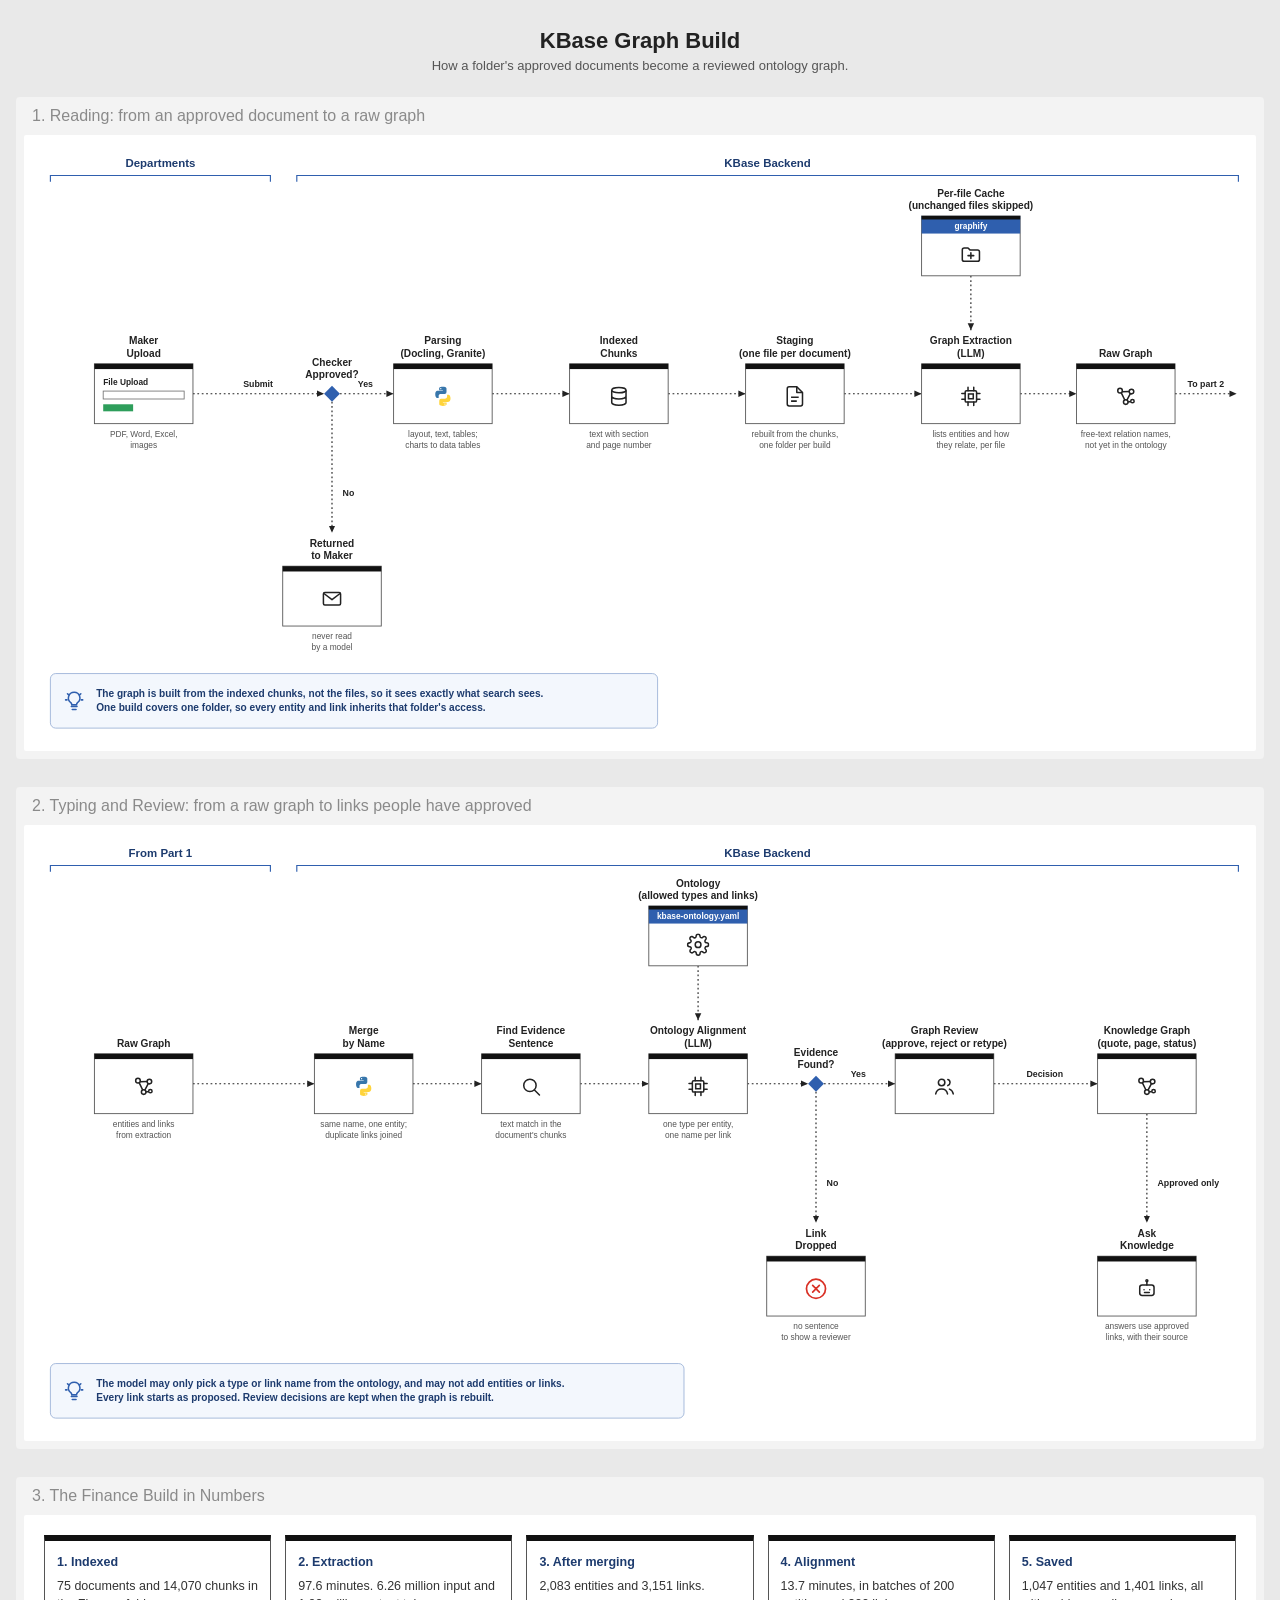
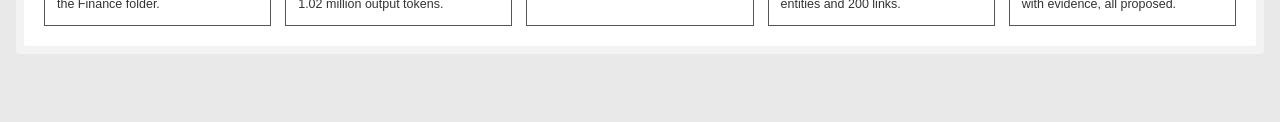
<file: docs/graph-build/graph-build.html>
<!doctype html>
<html lang="en"><head><meta charset="utf-8"><meta name="viewport" content="width=device-width, initial-scale=1">
<title>KBase Graph Build</title>
<style>
  :root { color-scheme: light; }
  body { margin: 0; background: #e9e9e9; font-family: Inter, "Segoe UI", Arial, sans-serif; color: #222; }
  main { max-width: 1400px; margin: 0 auto; padding: 28px 16px 40px; }
  h1 { font-size: 22px; font-weight: 700; margin: 0 0 4px; text-align: center; }
  .sub { text-align: center; color: #555; font-size: 13px; margin: 0 0 24px; }
  figure, section { margin: 0 0 28px; background: #f3f3f3; border-radius: 4px; overflow: hidden; }
  figcaption, h2 { margin: 0; padding: 10px 16px; font-size: 16px; font-weight: 400; color: #8a8a8a; }
  .canvas { background: #fff; margin: 0 8px 8px; border-radius: 2px; overflow-x: auto; }
  svg { display: block; width: 100%; min-width: 980px; height: auto; font-family: Inter, "Segoe UI", Arial, sans-serif; }
  .steps { list-style: none; margin: 0; padding: 20px; display: grid; grid-template-columns: repeat(5, minmax(0, 1fr)); gap: 14px; counter-reset: step; }
  .steps li { counter-increment: step; border: 1px solid #555; border-top: 6px solid #111; padding: 12px; font-size: 12.5px; line-height: 1.45; }
  .steps b { display: block; margin-bottom: 6px; color: #1d3b6e; }
  .steps b::before { content: counter(step) ". "; }
  .steps span { color: #333; }
  @media (max-width: 900px) { .steps { grid-template-columns: 1fr; } }
</style></head><body><main>
<h1>KBase Graph Build</h1>
<p class="sub">How a folder's approved documents become a reviewed ontology graph.</p>
<svg width="0" height="0" style="position:absolute" aria-hidden="true"><defs>
<symbol id="i-py" viewBox="0 0 24 24"><path fill="#3776AB" d="M11.9 2C7.9 2 8.1 3.7 8.1 3.7v1.8H12v.6H6.6S4 5.8 4 9.9s2.3 3.9 2.3 3.9h1.3v-1.9s-.1-2.3 2.2-2.3h3.8s2.2 0 2.2-2.1V3.9S16.1 2 11.9 2zM9.8 3.2a.7.7 0 1 1 0 1.4.7.7 0 0 1 0-1.4z"/><path fill="#FFD43B" d="M12.1 22c4 0 3.8-1.7 3.8-1.7v-1.8H12v-.6h5.4S20 18.2 20 14.1s-2.3-3.9-2.3-3.9h-1.3v1.9s.1 2.3-2.2 2.3h-3.8s-2.2 0-2.2 2.1v3.6S7.9 22 12.1 22zm2.1-1.2a.7.7 0 1 1 0-1.4.7.7 0 0 1 0 1.4z"/></symbol>
<symbol id="i-gear" viewBox="0 0 24 24" fill="none" stroke="#222" stroke-width="1.6" stroke-linecap="round" stroke-linejoin="round"><circle cx="12" cy="12" r="3"/><path d="M19.4 15a1.7 1.7 0 0 0 .3 1.8l.1.1a2 2 0 1 1-2.8 2.8l-.1-.1a1.7 1.7 0 0 0-1.8-.3 1.7 1.7 0 0 0-1 1.5V21a2 2 0 1 1-4 0v-.1a1.7 1.7 0 0 0-1.1-1.5 1.7 1.7 0 0 0-1.8.3l-.1.1a2 2 0 1 1-2.8-2.8l.1-.1a1.7 1.7 0 0 0 .3-1.8 1.7 1.7 0 0 0-1.5-1H3a2 2 0 1 1 0-4h.1a1.7 1.7 0 0 0 1.5-1.1 1.7 1.7 0 0 0-.3-1.8l-.1-.1a2 2 0 1 1 2.8-2.8l.1.1a1.7 1.7 0 0 0 1.8.3H9a1.7 1.7 0 0 0 1-1.5V3a2 2 0 1 1 4 0v.1a1.7 1.7 0 0 0 1 1.5 1.7 1.7 0 0 0 1.8-.3l.1-.1a2 2 0 1 1 2.8 2.8l-.1.1a1.7 1.7 0 0 0-.3 1.8V9a1.7 1.7 0 0 0 1.5 1H21a2 2 0 1 1 0 4h-.1a1.7 1.7 0 0 0-1.5 1z"/></symbol>
<symbol id="i-folder" viewBox="0 0 24 24" fill="none" stroke="#222" stroke-width="1.6" stroke-linecap="round" stroke-linejoin="round"><path d="M3 7a2 2 0 0 1 2-2h4l2 2h8a2 2 0 0 1 2 2v8a2 2 0 0 1-2 2H5a2 2 0 0 1-2-2z"/><path d="M12 10v6M9 13h6"/></symbol>
<symbol id="i-search" viewBox="0 0 24 24" fill="none" stroke="#222" stroke-width="1.6" stroke-linecap="round"><circle cx="11" cy="11" r="6.5"/><path d="m16 16 5 5"/></symbol>
<symbol id="i-file" viewBox="0 0 24 24" fill="none" stroke="#222" stroke-width="1.6" stroke-linejoin="round"><path d="M14 2H6a2 2 0 0 0-2 2v16a2 2 0 0 0 2 2h12a2 2 0 0 0 2-2V8z"/><path d="M14 2v6h6M8 13h8M8 17h6"/></symbol>
<symbol id="i-filecheck" viewBox="0 0 24 24" fill="none" stroke="#222" stroke-width="1.6" stroke-linejoin="round"><path d="M14 2H6a2 2 0 0 0-2 2v16a2 2 0 0 0 2 2h7"/><path d="M14 2v6h6v5"/><circle cx="18" cy="18" r="4" fill="#2e9e5b" stroke="#2e9e5b"/><path d="m16.3 18 1.2 1.2 2.2-2.4" stroke="#fff"/></symbol>
<symbol id="i-shield" viewBox="0 0 24 24" fill="none" stroke="#222" stroke-width="1.6" stroke-linejoin="round"><path d="M12 3 4 6v6c0 5 3.5 8 8 9 4.5-1 8-4 8-9V6z"/></symbol>
<symbol id="i-db" viewBox="0 0 24 24" fill="none" stroke="#222" stroke-width="1.6"><ellipse cx="12" cy="5.5" rx="7.5" ry="2.8"/><path d="M4.5 5.5v13c0 1.5 3.4 2.8 7.5 2.8s7.5-1.3 7.5-2.8v-13M4.5 12c0 1.5 3.4 2.8 7.5 2.8s7.5-1.3 7.5-2.8"/></symbol>
<symbol id="i-graph" viewBox="0 0 24 24" fill="none" stroke="#222" stroke-width="1.6"><circle cx="6" cy="6" r="2.4"/><circle cx="18" cy="7" r="2.4"/><circle cx="12" cy="18" r="2.4"/><circle cx="19" cy="17" r="1.8"/><path d="M8.2 7.1 15.7 6.9M7.2 8.1l3.8 7.7M16.8 9.1 13.2 15.9M14.4 18l2.8-.6"/></symbol>
<symbol id="i-mail" viewBox="0 0 24 24" fill="none" stroke="#222" stroke-width="1.6" stroke-linejoin="round"><rect x="3" y="5.5" width="18" height="13" rx="1.5"/><path d="m3.5 6.5 8.5 6.5 8.5-6.5"/></symbol>
<symbol id="i-user" viewBox="0 0 24 24" fill="none" stroke="#222" stroke-width="1.6" stroke-linecap="round"><circle cx="12" cy="8" r="4"/><path d="M4.5 21c.8-4 3.8-6 7.5-6s6.7 2 7.5 6"/></symbol>
<symbol id="i-users" viewBox="0 0 24 24" fill="none" stroke="#222" stroke-width="1.6" stroke-linecap="round"><circle cx="9" cy="8" r="3.4"/><path d="M2.8 20c.6-3.4 3.1-5.2 6.2-5.2s5.6 1.8 6.2 5.2"/><path d="M15.5 4.9a3.3 3.3 0 0 1 0 6.3M17.2 14.9c2 .6 3.5 2.3 4 5.1"/></symbol>
<symbol id="i-bot" viewBox="0 0 24 24" fill="none" stroke="#222" stroke-width="1.6" stroke-linecap="round"><rect x="4.5" y="8" width="15" height="11" rx="2.5"/><path d="M12 8V4.5M9 13h.01M15 13h.01M9.5 16h5"/><circle cx="12" cy="3.6" r="1"/></symbol>
<symbol id="i-chip" viewBox="0 0 24 24" fill="none" stroke="#222" stroke-width="1.6" stroke-linecap="round"><rect x="6" y="6" width="12" height="12" rx="1.5"/><rect x="9.5" y="9.5" width="5" height="5"/><path d="M9 2.5V6M15 2.5V6M9 18v3.5M15 18v3.5M2.5 9H6M2.5 15H6M18 9h3.5M18 15h3.5"/></symbol>
<symbol id="i-x" viewBox="0 0 24 24"><circle cx="12" cy="12" r="10" fill="none" stroke="#d93025" stroke-width="1.8"/><path d="m8.5 8.5 7 7M15.5 8.5l-7 7" stroke="#d93025" stroke-width="1.8" stroke-linecap="round"/></symbol>
<symbol id="i-bulb" viewBox="0 0 24 24" fill="none" stroke="#2f5fae" stroke-width="1.6" stroke-linecap="round"><path d="M9 18h6M10 21h4M12 3a6 6 0 0 0-3.5 10.9c.7.6 1 1.2 1 2.1h5c0-.9.3-1.5 1-2.1A6 6 0 0 0 12 3z"/><path d="M3 11h1.5M19.5 11H21M5 4.5l1 1M19 4.5l-1 1"/></symbol>
<marker id="arrow" viewBox="0 0 10 10" refX="9" refY="5" markerWidth="7" markerHeight="7" orient="auto-start-reverse"><path d="M0 1 9 5 0 9z" fill="#222"/></marker>
</defs></svg>
<figure><figcaption>1. Reading: from an approved document to a raw graph</figcaption><div class="canvas"><svg viewBox="0 0 1400 700" role="img" aria-label="Reading: an approved document is parsed into chunks, staged as one file, and read by the extraction model into a raw graph" xmlns="http://www.w3.org/2000/svg"><path d="M192 294.0 L341 294.0" fill="none" stroke="#222" stroke-width="1.3" stroke-dasharray="2 3" marker-end="url(#arrow)"/><rect x="244.0" y="276.0" width="44" height="14" fill="#fff"/><text x="266" y="286.0" font-size="10" font-weight="600" fill="#222" text-anchor="middle">Submit</text><path d="M359 294.0 L420 294.0" fill="none" stroke="#222" stroke-width="1.3" stroke-dasharray="2 3" marker-end="url(#arrow)"/><rect x="375.0" y="276.0" width="26" height="14" fill="#fff"/><text x="388" y="286.0" font-size="10" font-weight="600" fill="#222" text-anchor="middle">Yes</text><path d="M350 303.0 L350.0 452" fill="none" stroke="#222" stroke-width="1.3" stroke-dasharray="2 3" marker-end="url(#arrow)"/><rect x="360" y="400" width="20" height="14" fill="#fff"/><text x="362" y="410" font-size="10" font-weight="600" fill="#222" text-anchor="start">No</text><path d="M532 294.0 L620 294.0" fill="none" stroke="#222" stroke-width="1.3" stroke-dasharray="2 3" marker-end="url(#arrow)"/><path d="M732 294.0 L820 294.0" fill="none" stroke="#222" stroke-width="1.3" stroke-dasharray="2 3" marker-end="url(#arrow)"/><path d="M932 294.0 L1020 294.0" fill="none" stroke="#222" stroke-width="1.3" stroke-dasharray="2 3" marker-end="url(#arrow)"/><path d="M1076.0 160 L1076.0 222" fill="none" stroke="#222" stroke-width="1.3" stroke-dasharray="2 3" marker-end="url(#arrow)"/><path d="M1132 294.0 L1196 294.0" fill="none" stroke="#222" stroke-width="1.3" stroke-dasharray="2 3" marker-end="url(#arrow)"/><path d="M1308 294.0 L1378 294.0" fill="none" stroke="#222" stroke-width="1.3" stroke-dasharray="2 3" marker-end="url(#arrow)"/><rect x="1312.0" y="276.0" width="62" height="14" fill="#fff"/><text x="1343" y="286.0" font-size="10" font-weight="600" fill="#222" text-anchor="middle">To part 2</text><text x="155.0" y="36" font-size="13" font-weight="700" fill="#1d3b6e" text-anchor="middle">Departments</text><path d="M30 53V46H280V53" fill="none" stroke="#2f5fae" stroke-width="1.3"/><text x="845.0" y="36" font-size="13" font-weight="700" fill="#1d3b6e" text-anchor="middle">KBase Backend</text><path d="M310 53V46H1380V53" fill="none" stroke="#2f5fae" stroke-width="1.3"/><text x="136.0" y="252" font-size="11.5" font-weight="700" fill="#222" text-anchor="middle">Upload</text><text x="136.0" y="238" font-size="11.5" font-weight="700" fill="#222" text-anchor="middle">Maker</text><rect x="80" y="260" width="112" height="68" fill="#fff" stroke="#555" stroke-width="1"/><rect x="80" y="260" width="112" height="6" fill="#111"/><text x="90" y="284" font-size="9.5" font-weight="700" fill="#222" text-anchor="start">File Upload</text><rect x="90" y="291" width="92" height="9" fill="#fff" stroke="#777"/><rect x="90" y="306" width="34" height="8" fill="#2e9e5b"/><text x="136.0" y="343.0" font-size="9.5" font-weight="400" fill="#555" text-anchor="middle">PDF, Word, Excel,</text><text x="136.0" y="355.5" font-size="9.5" font-weight="400" fill="#555" text-anchor="middle">images</text><path d="M350 285.0L359 294.0L350 303.0L341 294.0Z" fill="#2f5fae"/><text x="350" y="276.0" font-size="11.5" font-weight="700" fill="#222" text-anchor="middle">Approved?</text><text x="350" y="262.0" font-size="11.5" font-weight="700" fill="#222" text-anchor="middle">Checker</text><text x="350.0" y="482" font-size="11.5" font-weight="700" fill="#222" text-anchor="middle">to Maker</text><text x="350.0" y="468" font-size="11.5" font-weight="700" fill="#222" text-anchor="middle">Returned</text><rect x="294" y="490" width="112" height="68" fill="#fff" stroke="#555" stroke-width="1"/><rect x="294" y="490" width="112" height="6" fill="#111"/><use href="#i-mail" x="337.0" y="514.0" width="26" height="26"/><text x="350.0" y="573.0" font-size="9.5" font-weight="400" fill="#555" text-anchor="middle">never read</text><text x="350.0" y="585.5" font-size="9.5" font-weight="400" fill="#555" text-anchor="middle">by a model</text><text x="476.0" y="252" font-size="11.5" font-weight="700" fill="#222" text-anchor="middle">(Docling, Granite)</text><text x="476.0" y="238" font-size="11.5" font-weight="700" fill="#222" text-anchor="middle">Parsing</text><rect x="420" y="260" width="112" height="68" fill="#fff" stroke="#555" stroke-width="1"/><rect x="420" y="260" width="112" height="6" fill="#111"/><use href="#i-py" x="463.0" y="284.0" width="26" height="26"/><text x="476.0" y="343.0" font-size="9.5" font-weight="400" fill="#555" text-anchor="middle">layout, text, tables;</text><text x="476.0" y="355.5" font-size="9.5" font-weight="400" fill="#555" text-anchor="middle">charts to data tables</text><text x="676.0" y="252" font-size="11.5" font-weight="700" fill="#222" text-anchor="middle">Chunks</text><text x="676.0" y="238" font-size="11.5" font-weight="700" fill="#222" text-anchor="middle">Indexed</text><rect x="620" y="260" width="112" height="68" fill="#fff" stroke="#555" stroke-width="1"/><rect x="620" y="260" width="112" height="6" fill="#111"/><use href="#i-db" x="663.0" y="284.0" width="26" height="26"/><text x="676.0" y="343.0" font-size="9.5" font-weight="400" fill="#555" text-anchor="middle">text with section</text><text x="676.0" y="355.5" font-size="9.5" font-weight="400" fill="#555" text-anchor="middle">and page number</text><text x="876.0" y="252" font-size="11.5" font-weight="700" fill="#222" text-anchor="middle">(one file per document)</text><text x="876.0" y="238" font-size="11.5" font-weight="700" fill="#222" text-anchor="middle">Staging</text><rect x="820" y="260" width="112" height="68" fill="#fff" stroke="#555" stroke-width="1"/><rect x="820" y="260" width="112" height="6" fill="#111"/><use href="#i-file" x="863.0" y="284.0" width="26" height="26"/><text x="876.0" y="343.0" font-size="9.5" font-weight="400" fill="#555" text-anchor="middle">rebuilt from the chunks,</text><text x="876.0" y="355.5" font-size="9.5" font-weight="400" fill="#555" text-anchor="middle">one folder per build</text><text x="1076.0" y="84" font-size="11.5" font-weight="700" fill="#222" text-anchor="middle">(unchanged files skipped)</text><text x="1076.0" y="70" font-size="11.5" font-weight="700" fill="#222" text-anchor="middle">Per-file Cache</text><rect x="1020" y="92" width="112" height="68" fill="#fff" stroke="#555" stroke-width="1"/><rect x="1020" y="92" width="112" height="20" fill="#2f5fae"/><rect x="1020" y="92" width="112" height="4" fill="#111"/><text x="1076.0" y="107" font-size="9.5" font-weight="700" fill="#fff" text-anchor="middle">graphify</text><use href="#i-folder" x="1063.0" y="123.0" width="26" height="26"/><text x="1076.0" y="252" font-size="11.5" font-weight="700" fill="#222" text-anchor="middle">(LLM)</text><text x="1076.0" y="238" font-size="11.5" font-weight="700" fill="#222" text-anchor="middle">Graph Extraction</text><rect x="1020" y="260" width="112" height="68" fill="#fff" stroke="#555" stroke-width="1"/><rect x="1020" y="260" width="112" height="6" fill="#111"/><use href="#i-chip" x="1063.0" y="284.0" width="26" height="26"/><text x="1076.0" y="343.0" font-size="9.5" font-weight="400" fill="#555" text-anchor="middle">lists entities and how</text><text x="1076.0" y="355.5" font-size="9.5" font-weight="400" fill="#555" text-anchor="middle">they relate, per file</text><text x="1252.0" y="252" font-size="11.5" font-weight="700" fill="#222" text-anchor="middle">Raw Graph</text><rect x="1196" y="260" width="112" height="68" fill="#fff" stroke="#555" stroke-width="1"/><rect x="1196" y="260" width="112" height="6" fill="#111"/><use href="#i-graph" x="1239.0" y="284.0" width="26" height="26"/><text x="1252.0" y="343.0" font-size="9.5" font-weight="400" fill="#555" text-anchor="middle">free-text relation names,</text><text x="1252.0" y="355.5" font-size="9.5" font-weight="400" fill="#555" text-anchor="middle">not yet in the ontology</text><rect x="30" y="612" width="690" height="62" rx="6" fill="#f3f7fd" stroke="#9db3d8"/><use href="#i-bulb" x="44" y="630.0" width="26" height="26"/><text x="82" y="639.0" font-size="11.5" font-weight="600" fill="#1d3b6e" text-anchor="start">The graph is built from the indexed chunks, not the files, so it sees exactly what search sees.</text><text x="82" y="655.0" font-size="11.5" font-weight="600" fill="#1d3b6e" text-anchor="start">One build covers one folder, so every entity and link inherits that folder&#x27;s access.</text></svg></div></figure>
<figure><figcaption>2. Typing and Review: from a raw graph to links people have approved</figcaption><div class="canvas"><svg viewBox="0 0 1400 700" role="img" aria-label="Typing and review: entities are merged, each link gets an evidence sentence and an ontology name, and reviewers approve links before answers use them" xmlns="http://www.w3.org/2000/svg"><path d="M192 294.0 L330 294.0" fill="none" stroke="#222" stroke-width="1.3" stroke-dasharray="2 3" marker-end="url(#arrow)"/><path d="M442 294.0 L520 294.0" fill="none" stroke="#222" stroke-width="1.3" stroke-dasharray="2 3" marker-end="url(#arrow)"/><path d="M632 294.0 L710 294.0" fill="none" stroke="#222" stroke-width="1.3" stroke-dasharray="2 3" marker-end="url(#arrow)"/><path d="M766.0 160 L766.0 222" fill="none" stroke="#222" stroke-width="1.3" stroke-dasharray="2 3" marker-end="url(#arrow)"/><path d="M822 294.0 L891 294.0" fill="none" stroke="#222" stroke-width="1.3" stroke-dasharray="2 3" marker-end="url(#arrow)"/><path d="M909 294.0 L990 294.0" fill="none" stroke="#222" stroke-width="1.3" stroke-dasharray="2 3" marker-end="url(#arrow)"/><rect x="935.0" y="276.0" width="26" height="14" fill="#fff"/><text x="948" y="286.0" font-size="10" font-weight="600" fill="#222" text-anchor="middle">Yes</text><path d="M900 303.0 L900.0 452" fill="none" stroke="#222" stroke-width="1.3" stroke-dasharray="2 3" marker-end="url(#arrow)"/><rect x="910" y="400" width="20" height="14" fill="#fff"/><text x="912" y="410" font-size="10" font-weight="600" fill="#222" text-anchor="start">No</text><path d="M1102 294.0 L1220 294.0" fill="none" stroke="#222" stroke-width="1.3" stroke-dasharray="2 3" marker-end="url(#arrow)"/><rect x="1132.0" y="276.0" width="56" height="14" fill="#fff"/><text x="1160" y="286.0" font-size="10" font-weight="600" fill="#222" text-anchor="middle">Decision</text><path d="M1276.0 328 L1276.0 452" fill="none" stroke="#222" stroke-width="1.3" stroke-dasharray="2 3" marker-end="url(#arrow)"/><rect x="1286.0" y="400" width="86" height="14" fill="#fff"/><text x="1288.0" y="410" font-size="10" font-weight="600" fill="#222" text-anchor="start">Approved only</text><text x="155.0" y="36" font-size="13" font-weight="700" fill="#1d3b6e" text-anchor="middle">From Part 1</text><path d="M30 53V46H280V53" fill="none" stroke="#2f5fae" stroke-width="1.3"/><text x="845.0" y="36" font-size="13" font-weight="700" fill="#1d3b6e" text-anchor="middle">KBase Backend</text><path d="M310 53V46H1380V53" fill="none" stroke="#2f5fae" stroke-width="1.3"/><text x="136.0" y="252" font-size="11.5" font-weight="700" fill="#222" text-anchor="middle">Raw Graph</text><rect x="80" y="260" width="112" height="68" fill="#fff" stroke="#555" stroke-width="1"/><rect x="80" y="260" width="112" height="6" fill="#111"/><use href="#i-graph" x="123.0" y="284.0" width="26" height="26"/><text x="136.0" y="343.0" font-size="9.5" font-weight="400" fill="#555" text-anchor="middle">entities and links</text><text x="136.0" y="355.5" font-size="9.5" font-weight="400" fill="#555" text-anchor="middle">from extraction</text><text x="386.0" y="252" font-size="11.5" font-weight="700" fill="#222" text-anchor="middle">by Name</text><text x="386.0" y="238" font-size="11.5" font-weight="700" fill="#222" text-anchor="middle">Merge</text><rect x="330" y="260" width="112" height="68" fill="#fff" stroke="#555" stroke-width="1"/><rect x="330" y="260" width="112" height="6" fill="#111"/><use href="#i-py" x="373.0" y="284.0" width="26" height="26"/><text x="386.0" y="343.0" font-size="9.5" font-weight="400" fill="#555" text-anchor="middle">same name, one entity;</text><text x="386.0" y="355.5" font-size="9.5" font-weight="400" fill="#555" text-anchor="middle">duplicate links joined</text><text x="576.0" y="252" font-size="11.5" font-weight="700" fill="#222" text-anchor="middle">Sentence</text><text x="576.0" y="238" font-size="11.5" font-weight="700" fill="#222" text-anchor="middle">Find Evidence</text><rect x="520" y="260" width="112" height="68" fill="#fff" stroke="#555" stroke-width="1"/><rect x="520" y="260" width="112" height="6" fill="#111"/><use href="#i-search" x="563.0" y="284.0" width="26" height="26"/><text x="576.0" y="343.0" font-size="9.5" font-weight="400" fill="#555" text-anchor="middle">text match in the</text><text x="576.0" y="355.5" font-size="9.5" font-weight="400" fill="#555" text-anchor="middle">document&#x27;s chunks</text><text x="766.0" y="84" font-size="11.5" font-weight="700" fill="#222" text-anchor="middle">(allowed types and links)</text><text x="766.0" y="70" font-size="11.5" font-weight="700" fill="#222" text-anchor="middle">Ontology</text><rect x="710" y="92" width="112" height="68" fill="#fff" stroke="#555" stroke-width="1"/><rect x="710" y="92" width="112" height="20" fill="#2f5fae"/><rect x="710" y="92" width="112" height="4" fill="#111"/><text x="766.0" y="107" font-size="9.5" font-weight="700" fill="#fff" text-anchor="middle">kbase-ontology.yaml</text><use href="#i-gear" x="753.0" y="123.0" width="26" height="26"/><text x="766.0" y="252" font-size="11.5" font-weight="700" fill="#222" text-anchor="middle">(LLM)</text><text x="766.0" y="238" font-size="11.5" font-weight="700" fill="#222" text-anchor="middle">Ontology Alignment</text><rect x="710" y="260" width="112" height="68" fill="#fff" stroke="#555" stroke-width="1"/><rect x="710" y="260" width="112" height="6" fill="#111"/><use href="#i-chip" x="753.0" y="284.0" width="26" height="26"/><text x="766.0" y="343.0" font-size="9.5" font-weight="400" fill="#555" text-anchor="middle">one type per entity,</text><text x="766.0" y="355.5" font-size="9.5" font-weight="400" fill="#555" text-anchor="middle">one name per link</text><path d="M900 285.0L909 294.0L900 303.0L891 294.0Z" fill="#2f5fae"/><text x="900" y="276.0" font-size="11.5" font-weight="700" fill="#222" text-anchor="middle">Found?</text><text x="900" y="262.0" font-size="11.5" font-weight="700" fill="#222" text-anchor="middle">Evidence</text><text x="900.0" y="482" font-size="11.5" font-weight="700" fill="#222" text-anchor="middle">Dropped</text><text x="900.0" y="468" font-size="11.5" font-weight="700" fill="#222" text-anchor="middle">Link</text><rect x="844" y="490" width="112" height="68" fill="#fff" stroke="#555" stroke-width="1"/><rect x="844" y="490" width="112" height="6" fill="#111"/><use href="#i-x" x="887.0" y="514.0" width="26" height="26"/><text x="900.0" y="573.0" font-size="9.5" font-weight="400" fill="#555" text-anchor="middle">no sentence</text><text x="900.0" y="585.5" font-size="9.5" font-weight="400" fill="#555" text-anchor="middle">to show a reviewer</text><text x="1046.0" y="252" font-size="11.5" font-weight="700" fill="#222" text-anchor="middle">(approve, reject or retype)</text><text x="1046.0" y="238" font-size="11.5" font-weight="700" fill="#222" text-anchor="middle">Graph Review</text><rect x="990" y="260" width="112" height="68" fill="#fff" stroke="#555" stroke-width="1"/><rect x="990" y="260" width="112" height="6" fill="#111"/><use href="#i-users" x="1033.0" y="284.0" width="26" height="26"/><text x="1276.0" y="252" font-size="11.5" font-weight="700" fill="#222" text-anchor="middle">(quote, page, status)</text><text x="1276.0" y="238" font-size="11.5" font-weight="700" fill="#222" text-anchor="middle">Knowledge Graph</text><rect x="1220" y="260" width="112" height="68" fill="#fff" stroke="#555" stroke-width="1"/><rect x="1220" y="260" width="112" height="6" fill="#111"/><use href="#i-graph" x="1263.0" y="284.0" width="26" height="26"/><text x="1276.0" y="482" font-size="11.5" font-weight="700" fill="#222" text-anchor="middle">Knowledge</text><text x="1276.0" y="468" font-size="11.5" font-weight="700" fill="#222" text-anchor="middle">Ask</text><rect x="1220" y="490" width="112" height="68" fill="#fff" stroke="#555" stroke-width="1"/><rect x="1220" y="490" width="112" height="6" fill="#111"/><use href="#i-bot" x="1263.0" y="514.0" width="26" height="26"/><text x="1276.0" y="573.0" font-size="9.5" font-weight="400" fill="#555" text-anchor="middle">answers use approved</text><text x="1276.0" y="585.5" font-size="9.5" font-weight="400" fill="#555" text-anchor="middle">links, with their source</text><rect x="30" y="612" width="720" height="62" rx="6" fill="#f3f7fd" stroke="#9db3d8"/><use href="#i-bulb" x="44" y="630.0" width="26" height="26"/><text x="82" y="639.0" font-size="11.5" font-weight="600" fill="#1d3b6e" text-anchor="start">The model may only pick a type or link name from the ontology, and may not add entities or links.</text><text x="82" y="655.0" font-size="11.5" font-weight="600" fill="#1d3b6e" text-anchor="start">Every link starts as proposed. Review decisions are kept when the graph is rebuilt.</text></svg></div></figure>
<section><h2>3. The Finance Build in Numbers</h2><div class="canvas"><ol class="steps"><li><b>Indexed</b><span>75 documents and 14,070 chunks in the Finance folder.</span></li><li><b>Extraction</b><span>97.6 minutes. 6.26 million input and 1.02 million output tokens.</span></li><li><b>After merging</b><span>2,083 entities and 3,151 links.</span></li><li><b>Alignment</b><span>13.7 minutes, in batches of 200 entities and 200 links.</span></li><li><b>Saved</b><span>1,047 entities and 1,401 links, all with evidence, all proposed.</span></li></ol></div></section>
</main></body></html>
</file>
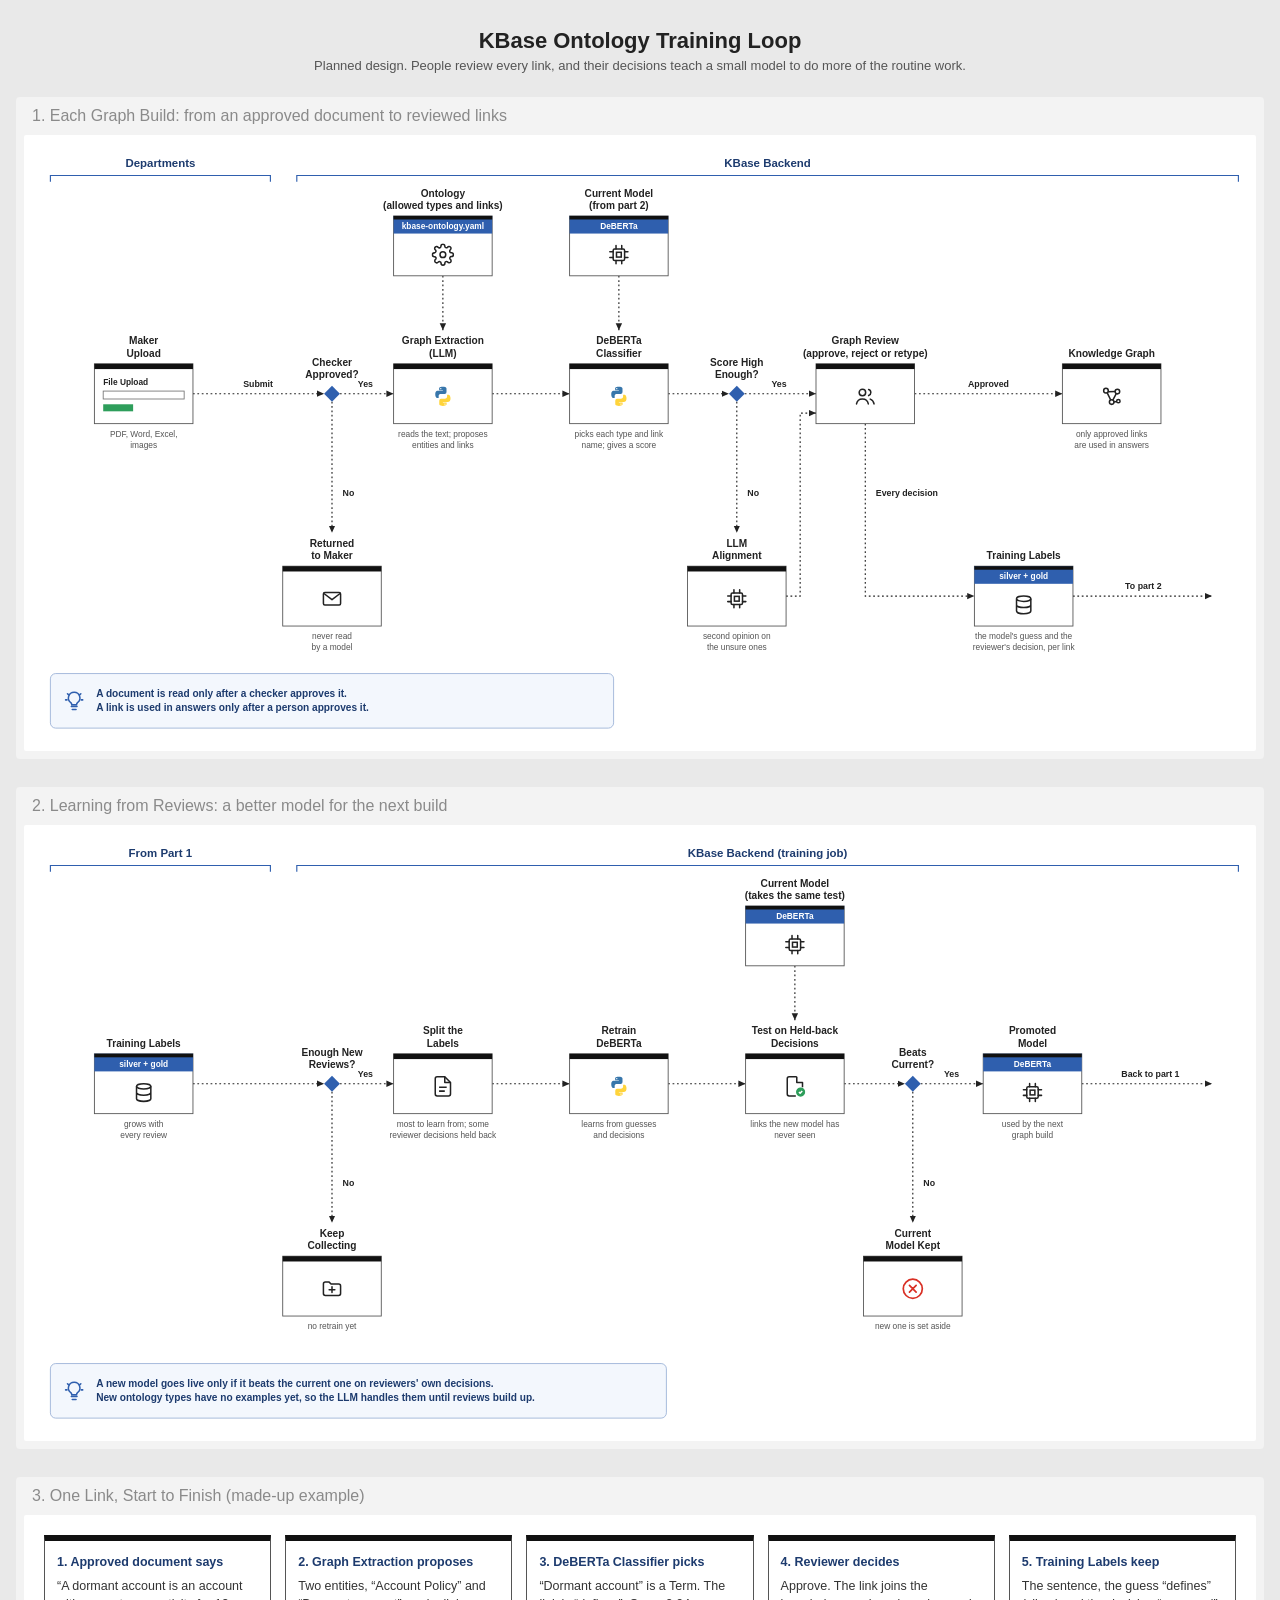
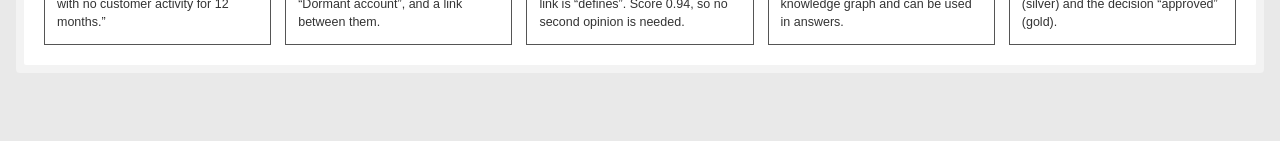
<file: docs/ontology-training-loop/ontology-training-loop.html>
<!doctype html>
<html lang="en"><head><meta charset="utf-8"><meta name="viewport" content="width=device-width, initial-scale=1">
<title>KBase Ontology Training Loop</title>
<style>
  :root { color-scheme: light; }
  body { margin: 0; background: #e9e9e9; font-family: Inter, "Segoe UI", Arial, sans-serif; color: #222; }
  main { max-width: 1400px; margin: 0 auto; padding: 28px 16px 40px; }
  h1 { font-size: 22px; font-weight: 700; margin: 0 0 4px; text-align: center; }
  .sub { text-align: center; color: #555; font-size: 13px; margin: 0 0 24px; }
  figure, section { margin: 0 0 28px; background: #f3f3f3; border-radius: 4px; overflow: hidden; }
  figcaption, h2 { margin: 0; padding: 10px 16px; font-size: 16px; font-weight: 400; color: #8a8a8a; }
  .canvas { background: #fff; margin: 0 8px 8px; border-radius: 2px; overflow-x: auto; }
  svg { display: block; width: 100%; min-width: 980px; height: auto; font-family: Inter, "Segoe UI", Arial, sans-serif; }
  .steps { list-style: none; margin: 0; padding: 20px; display: grid; grid-template-columns: repeat(5, minmax(0, 1fr)); gap: 14px; counter-reset: step; }
  .steps li { counter-increment: step; border: 1px solid #555; border-top: 6px solid #111; padding: 12px; font-size: 12.5px; line-height: 1.45; }
  .steps b { display: block; margin-bottom: 6px; color: #1d3b6e; }
  .steps b::before { content: counter(step) ". "; }
  .steps span { color: #333; }
  dl { margin: 0; padding: 20px; display: grid; grid-template-columns: repeat(3, minmax(0, 1fr)); gap: 14px 28px; font-size: 12.5px; line-height: 1.45; }
  dt { font-weight: 700; color: #1d3b6e; }
  dd { margin: 2px 0 0; color: #333; }
  @media (max-width: 900px) { .steps, dl { grid-template-columns: 1fr; } }
</style></head><body><main>
<h1>KBase Ontology Training Loop</h1>
<p class="sub">Planned design. People review every link, and their decisions teach a small model to do more of the routine work.</p>
<svg width="0" height="0" style="position:absolute" aria-hidden="true"><defs>
<symbol id="i-py" viewBox="0 0 24 24"><path fill="#3776AB" d="M11.9 2C7.9 2 8.1 3.7 8.1 3.7v1.8H12v.6H6.6S4 5.8 4 9.9s2.3 3.9 2.3 3.9h1.3v-1.9s-.1-2.3 2.2-2.3h3.8s2.2 0 2.2-2.1V3.9S16.1 2 11.9 2zM9.8 3.2a.7.7 0 1 1 0 1.4.7.7 0 0 1 0-1.4z"/><path fill="#FFD43B" d="M12.1 22c4 0 3.8-1.7 3.8-1.7v-1.8H12v-.6h5.4S20 18.2 20 14.1s-2.3-3.9-2.3-3.9h-1.3v1.9s.1 2.3-2.2 2.3h-3.8s-2.2 0-2.2 2.1v3.6S7.9 22 12.1 22zm2.1-1.2a.7.7 0 1 1 0-1.4.7.7 0 0 1 0 1.4z"/></symbol>
<symbol id="i-gear" viewBox="0 0 24 24" fill="none" stroke="#222" stroke-width="1.6" stroke-linecap="round" stroke-linejoin="round"><circle cx="12" cy="12" r="3"/><path d="M19.4 15a1.7 1.7 0 0 0 .3 1.8l.1.1a2 2 0 1 1-2.8 2.8l-.1-.1a1.7 1.7 0 0 0-1.8-.3 1.7 1.7 0 0 0-1 1.5V21a2 2 0 1 1-4 0v-.1a1.7 1.7 0 0 0-1.1-1.5 1.7 1.7 0 0 0-1.8.3l-.1.1a2 2 0 1 1-2.8-2.8l.1-.1a1.7 1.7 0 0 0 .3-1.8 1.7 1.7 0 0 0-1.5-1H3a2 2 0 1 1 0-4h.1a1.7 1.7 0 0 0 1.5-1.1 1.7 1.7 0 0 0-.3-1.8l-.1-.1a2 2 0 1 1 2.8-2.8l.1.1a1.7 1.7 0 0 0 1.8.3H9a1.7 1.7 0 0 0 1-1.5V3a2 2 0 1 1 4 0v.1a1.7 1.7 0 0 0 1 1.5 1.7 1.7 0 0 0 1.8-.3l.1-.1a2 2 0 1 1 2.8 2.8l-.1.1a1.7 1.7 0 0 0-.3 1.8V9a1.7 1.7 0 0 0 1.5 1H21a2 2 0 1 1 0 4h-.1a1.7 1.7 0 0 0-1.5 1z"/></symbol>
<symbol id="i-folder" viewBox="0 0 24 24" fill="none" stroke="#222" stroke-width="1.6" stroke-linecap="round" stroke-linejoin="round"><path d="M3 7a2 2 0 0 1 2-2h4l2 2h8a2 2 0 0 1 2 2v8a2 2 0 0 1-2 2H5a2 2 0 0 1-2-2z"/><path d="M12 10v6M9 13h6"/></symbol>
<symbol id="i-search" viewBox="0 0 24 24" fill="none" stroke="#222" stroke-width="1.6" stroke-linecap="round"><circle cx="11" cy="11" r="6.5"/><path d="m16 16 5 5"/></symbol>
<symbol id="i-file" viewBox="0 0 24 24" fill="none" stroke="#222" stroke-width="1.6" stroke-linejoin="round"><path d="M14 2H6a2 2 0 0 0-2 2v16a2 2 0 0 0 2 2h12a2 2 0 0 0 2-2V8z"/><path d="M14 2v6h6M8 13h8M8 17h6"/></symbol>
<symbol id="i-filecheck" viewBox="0 0 24 24" fill="none" stroke="#222" stroke-width="1.6" stroke-linejoin="round"><path d="M14 2H6a2 2 0 0 0-2 2v16a2 2 0 0 0 2 2h7"/><path d="M14 2v6h6v5"/><circle cx="18" cy="18" r="4" fill="#2e9e5b" stroke="#2e9e5b"/><path d="m16.3 18 1.2 1.2 2.2-2.4" stroke="#fff"/></symbol>
<symbol id="i-shield" viewBox="0 0 24 24" fill="none" stroke="#222" stroke-width="1.6" stroke-linejoin="round"><path d="M12 3 4 6v6c0 5 3.5 8 8 9 4.5-1 8-4 8-9V6z"/></symbol>
<symbol id="i-db" viewBox="0 0 24 24" fill="none" stroke="#222" stroke-width="1.6"><ellipse cx="12" cy="5.5" rx="7.5" ry="2.8"/><path d="M4.5 5.5v13c0 1.5 3.4 2.8 7.5 2.8s7.5-1.3 7.5-2.8v-13M4.5 12c0 1.5 3.4 2.8 7.5 2.8s7.5-1.3 7.5-2.8"/></symbol>
<symbol id="i-graph" viewBox="0 0 24 24" fill="none" stroke="#222" stroke-width="1.6"><circle cx="6" cy="6" r="2.4"/><circle cx="18" cy="7" r="2.4"/><circle cx="12" cy="18" r="2.4"/><circle cx="19" cy="17" r="1.8"/><path d="M8.2 7.1 15.7 6.9M7.2 8.1l3.8 7.7M16.8 9.1 13.2 15.9M14.4 18l2.8-.6"/></symbol>
<symbol id="i-mail" viewBox="0 0 24 24" fill="none" stroke="#222" stroke-width="1.6" stroke-linejoin="round"><rect x="3" y="5.5" width="18" height="13" rx="1.5"/><path d="m3.5 6.5 8.5 6.5 8.5-6.5"/></symbol>
<symbol id="i-user" viewBox="0 0 24 24" fill="none" stroke="#222" stroke-width="1.6" stroke-linecap="round"><circle cx="12" cy="8" r="4"/><path d="M4.5 21c.8-4 3.8-6 7.5-6s6.7 2 7.5 6"/></symbol>
<symbol id="i-users" viewBox="0 0 24 24" fill="none" stroke="#222" stroke-width="1.6" stroke-linecap="round"><circle cx="9" cy="8" r="3.4"/><path d="M2.8 20c.6-3.4 3.1-5.2 6.2-5.2s5.6 1.8 6.2 5.2"/><path d="M15.5 4.9a3.3 3.3 0 0 1 0 6.3M17.2 14.9c2 .6 3.5 2.3 4 5.1"/></symbol>
<symbol id="i-bot" viewBox="0 0 24 24" fill="none" stroke="#222" stroke-width="1.6" stroke-linecap="round"><rect x="4.5" y="8" width="15" height="11" rx="2.5"/><path d="M12 8V4.5M9 13h.01M15 13h.01M9.5 16h5"/><circle cx="12" cy="3.6" r="1"/></symbol>
<symbol id="i-chip" viewBox="0 0 24 24" fill="none" stroke="#222" stroke-width="1.6" stroke-linecap="round"><rect x="6" y="6" width="12" height="12" rx="1.5"/><rect x="9.5" y="9.5" width="5" height="5"/><path d="M9 2.5V6M15 2.5V6M9 18v3.5M15 18v3.5M2.5 9H6M2.5 15H6M18 9h3.5M18 15h3.5"/></symbol>
<symbol id="i-x" viewBox="0 0 24 24"><circle cx="12" cy="12" r="10" fill="none" stroke="#d93025" stroke-width="1.8"/><path d="m8.5 8.5 7 7M15.5 8.5l-7 7" stroke="#d93025" stroke-width="1.8" stroke-linecap="round"/></symbol>
<symbol id="i-bulb" viewBox="0 0 24 24" fill="none" stroke="#2f5fae" stroke-width="1.6" stroke-linecap="round"><path d="M9 18h6M10 21h4M12 3a6 6 0 0 0-3.5 10.9c.7.6 1 1.2 1 2.1h5c0-.9.3-1.5 1-2.1A6 6 0 0 0 12 3z"/><path d="M3 11h1.5M19.5 11H21M5 4.5l1 1M19 4.5l-1 1"/></symbol>
<marker id="arrow" viewBox="0 0 10 10" refX="9" refY="5" markerWidth="7" markerHeight="7" orient="auto-start-reverse"><path d="M0 1 9 5 0 9z" fill="#222"/></marker>
</defs></svg>
<figure><figcaption>1. Each Graph Build: from an approved document to reviewed links</figcaption><div class="canvas"><svg viewBox="0 0 1400 700" role="img" aria-label="Each graph build: an approved document is extracted, classified, reviewed, and every decision is kept as a training label" xmlns="http://www.w3.org/2000/svg"><path d="M192 294.0 L341 294.0" fill="none" stroke="#222" stroke-width="1.3" stroke-dasharray="2 3" marker-end="url(#arrow)"/><rect x="244.0" y="276.0" width="44" height="14" fill="#fff"/><text x="266" y="286.0" font-size="10" font-weight="600" fill="#222" text-anchor="middle">Submit</text><path d="M359 294.0 L420 294.0" fill="none" stroke="#222" stroke-width="1.3" stroke-dasharray="2 3" marker-end="url(#arrow)"/><rect x="375.0" y="276.0" width="26" height="14" fill="#fff"/><text x="388" y="286.0" font-size="10" font-weight="600" fill="#222" text-anchor="middle">Yes</text><path d="M350 303.0 L350.0 452" fill="none" stroke="#222" stroke-width="1.3" stroke-dasharray="2 3" marker-end="url(#arrow)"/><rect x="360" y="400" width="20" height="14" fill="#fff"/><text x="362" y="410" font-size="10" font-weight="600" fill="#222" text-anchor="start">No</text><path d="M476.0 160 L476.0 222" fill="none" stroke="#222" stroke-width="1.3" stroke-dasharray="2 3" marker-end="url(#arrow)"/><path d="M676.0 160 L676.0 222" fill="none" stroke="#222" stroke-width="1.3" stroke-dasharray="2 3" marker-end="url(#arrow)"/><path d="M532 294.0 L620 294.0" fill="none" stroke="#222" stroke-width="1.3" stroke-dasharray="2 3" marker-end="url(#arrow)"/><path d="M732 294.0 L801 294.0" fill="none" stroke="#222" stroke-width="1.3" stroke-dasharray="2 3" marker-end="url(#arrow)"/><path d="M819 294.0 L900 294.0" fill="none" stroke="#222" stroke-width="1.3" stroke-dasharray="2 3" marker-end="url(#arrow)"/><rect x="845.0" y="276.0" width="26" height="14" fill="#fff"/><text x="858" y="286.0" font-size="10" font-weight="600" fill="#222" text-anchor="middle">Yes</text><path d="M810 303.0 L810.0 452" fill="none" stroke="#222" stroke-width="1.3" stroke-dasharray="2 3" marker-end="url(#arrow)"/><rect x="820" y="400" width="20" height="14" fill="#fff"/><text x="822" y="410" font-size="10" font-weight="600" fill="#222" text-anchor="start">No</text><path d="M866 524.0 L882 524.0 L882 316 L900 316" fill="none" stroke="#222" stroke-width="1.3" stroke-dasharray="2 3" marker-end="url(#arrow)"/><path d="M1012 294.0 L1180 294.0" fill="none" stroke="#222" stroke-width="1.3" stroke-dasharray="2 3" marker-end="url(#arrow)"/><rect x="1068.0" y="276.0" width="56" height="14" fill="#fff"/><text x="1096" y="286.0" font-size="10" font-weight="600" fill="#222" text-anchor="middle">Approved</text><path d="M956.0 328 L956.0 524.0 L1080 524.0" fill="none" stroke="#222" stroke-width="1.3" stroke-dasharray="2 3" marker-end="url(#arrow)"/><rect x="966" y="400" width="92" height="14" fill="#fff"/><text x="968" y="410" font-size="10" font-weight="600" fill="#222" text-anchor="start">Every decision</text><path d="M1192 524.0 L1350 524.0" fill="none" stroke="#222" stroke-width="1.3" stroke-dasharray="2 3" marker-end="url(#arrow)"/><rect x="1241.0" y="506.0" width="62" height="14" fill="#fff"/><text x="1272" y="516.0" font-size="10" font-weight="600" fill="#222" text-anchor="middle">To part 2</text><text x="155.0" y="36" font-size="13" font-weight="700" fill="#1d3b6e" text-anchor="middle">Departments</text><path d="M30 53V46H280V53" fill="none" stroke="#2f5fae" stroke-width="1.3"/><text x="845.0" y="36" font-size="13" font-weight="700" fill="#1d3b6e" text-anchor="middle">KBase Backend</text><path d="M310 53V46H1380V53" fill="none" stroke="#2f5fae" stroke-width="1.3"/><text x="136.0" y="252" font-size="11.5" font-weight="700" fill="#222" text-anchor="middle">Upload</text><text x="136.0" y="238" font-size="11.5" font-weight="700" fill="#222" text-anchor="middle">Maker</text><rect x="80" y="260" width="112" height="68" fill="#fff" stroke="#555" stroke-width="1"/><rect x="80" y="260" width="112" height="6" fill="#111"/><text x="90" y="284" font-size="9.5" font-weight="700" fill="#222" text-anchor="start">File Upload</text><rect x="90" y="291" width="92" height="9" fill="#fff" stroke="#777"/><rect x="90" y="306" width="34" height="8" fill="#2e9e5b"/><text x="136.0" y="343.0" font-size="9.5" font-weight="400" fill="#555" text-anchor="middle">PDF, Word, Excel,</text><text x="136.0" y="355.5" font-size="9.5" font-weight="400" fill="#555" text-anchor="middle">images</text><path d="M350 285.0L359 294.0L350 303.0L341 294.0Z" fill="#2f5fae"/><text x="350" y="276.0" font-size="11.5" font-weight="700" fill="#222" text-anchor="middle">Approved?</text><text x="350" y="262.0" font-size="11.5" font-weight="700" fill="#222" text-anchor="middle">Checker</text><text x="350.0" y="482" font-size="11.5" font-weight="700" fill="#222" text-anchor="middle">to Maker</text><text x="350.0" y="468" font-size="11.5" font-weight="700" fill="#222" text-anchor="middle">Returned</text><rect x="294" y="490" width="112" height="68" fill="#fff" stroke="#555" stroke-width="1"/><rect x="294" y="490" width="112" height="6" fill="#111"/><use href="#i-mail" x="337.0" y="514.0" width="26" height="26"/><text x="350.0" y="573.0" font-size="9.5" font-weight="400" fill="#555" text-anchor="middle">never read</text><text x="350.0" y="585.5" font-size="9.5" font-weight="400" fill="#555" text-anchor="middle">by a model</text><text x="476.0" y="84" font-size="11.5" font-weight="700" fill="#222" text-anchor="middle">(allowed types and links)</text><text x="476.0" y="70" font-size="11.5" font-weight="700" fill="#222" text-anchor="middle">Ontology</text><rect x="420" y="92" width="112" height="68" fill="#fff" stroke="#555" stroke-width="1"/><rect x="420" y="92" width="112" height="20" fill="#2f5fae"/><rect x="420" y="92" width="112" height="4" fill="#111"/><text x="476.0" y="107" font-size="9.5" font-weight="700" fill="#fff" text-anchor="middle">kbase-ontology.yaml</text><use href="#i-gear" x="463.0" y="123.0" width="26" height="26"/><text x="476.0" y="252" font-size="11.5" font-weight="700" fill="#222" text-anchor="middle">(LLM)</text><text x="476.0" y="238" font-size="11.5" font-weight="700" fill="#222" text-anchor="middle">Graph Extraction</text><rect x="420" y="260" width="112" height="68" fill="#fff" stroke="#555" stroke-width="1"/><rect x="420" y="260" width="112" height="6" fill="#111"/><use href="#i-py" x="463.0" y="284.0" width="26" height="26"/><text x="476.0" y="343.0" font-size="9.5" font-weight="400" fill="#555" text-anchor="middle">reads the text; proposes</text><text x="476.0" y="355.5" font-size="9.5" font-weight="400" fill="#555" text-anchor="middle">entities and links</text><text x="676.0" y="84" font-size="11.5" font-weight="700" fill="#222" text-anchor="middle">(from part 2)</text><text x="676.0" y="70" font-size="11.5" font-weight="700" fill="#222" text-anchor="middle">Current Model</text><rect x="620" y="92" width="112" height="68" fill="#fff" stroke="#555" stroke-width="1"/><rect x="620" y="92" width="112" height="20" fill="#2f5fae"/><rect x="620" y="92" width="112" height="4" fill="#111"/><text x="676.0" y="107" font-size="9.5" font-weight="700" fill="#fff" text-anchor="middle">DeBERTa</text><use href="#i-chip" x="663.0" y="123.0" width="26" height="26"/><text x="676.0" y="252" font-size="11.5" font-weight="700" fill="#222" text-anchor="middle">Classifier</text><text x="676.0" y="238" font-size="11.5" font-weight="700" fill="#222" text-anchor="middle">DeBERTa</text><rect x="620" y="260" width="112" height="68" fill="#fff" stroke="#555" stroke-width="1"/><rect x="620" y="260" width="112" height="6" fill="#111"/><use href="#i-py" x="663.0" y="284.0" width="26" height="26"/><text x="676.0" y="343.0" font-size="9.5" font-weight="400" fill="#555" text-anchor="middle">picks each type and link</text><text x="676.0" y="355.5" font-size="9.5" font-weight="400" fill="#555" text-anchor="middle">name; gives a score</text><path d="M810 285.0L819 294.0L810 303.0L801 294.0Z" fill="#2f5fae"/><text x="810" y="276.0" font-size="11.5" font-weight="700" fill="#222" text-anchor="middle">Enough?</text><text x="810" y="262.0" font-size="11.5" font-weight="700" fill="#222" text-anchor="middle">Score High</text><text x="810.0" y="482" font-size="11.5" font-weight="700" fill="#222" text-anchor="middle">Alignment</text><text x="810.0" y="468" font-size="11.5" font-weight="700" fill="#222" text-anchor="middle">LLM</text><rect x="754" y="490" width="112" height="68" fill="#fff" stroke="#555" stroke-width="1"/><rect x="754" y="490" width="112" height="6" fill="#111"/><use href="#i-chip" x="797.0" y="514.0" width="26" height="26"/><text x="810.0" y="573.0" font-size="9.5" font-weight="400" fill="#555" text-anchor="middle">second opinion on</text><text x="810.0" y="585.5" font-size="9.5" font-weight="400" fill="#555" text-anchor="middle">the unsure ones</text><text x="956.0" y="252" font-size="11.5" font-weight="700" fill="#222" text-anchor="middle">(approve, reject or retype)</text><text x="956.0" y="238" font-size="11.5" font-weight="700" fill="#222" text-anchor="middle">Graph Review</text><rect x="900" y="260" width="112" height="68" fill="#fff" stroke="#555" stroke-width="1"/><rect x="900" y="260" width="112" height="6" fill="#111"/><use href="#i-users" x="943.0" y="284.0" width="26" height="26"/><text x="1236.0" y="252" font-size="11.5" font-weight="700" fill="#222" text-anchor="middle">Knowledge Graph</text><rect x="1180" y="260" width="112" height="68" fill="#fff" stroke="#555" stroke-width="1"/><rect x="1180" y="260" width="112" height="6" fill="#111"/><use href="#i-graph" x="1223.0" y="284.0" width="26" height="26"/><text x="1236.0" y="343.0" font-size="9.5" font-weight="400" fill="#555" text-anchor="middle">only approved links</text><text x="1236.0" y="355.5" font-size="9.5" font-weight="400" fill="#555" text-anchor="middle">are used in answers</text><text x="1136.0" y="482" font-size="11.5" font-weight="700" fill="#222" text-anchor="middle">Training Labels</text><rect x="1080" y="490" width="112" height="68" fill="#fff" stroke="#555" stroke-width="1"/><rect x="1080" y="490" width="112" height="20" fill="#2f5fae"/><rect x="1080" y="490" width="112" height="4" fill="#111"/><text x="1136.0" y="505" font-size="9.5" font-weight="700" fill="#fff" text-anchor="middle">silver + gold</text><use href="#i-db" x="1123.0" y="521.0" width="26" height="26"/><text x="1136.0" y="573.0" font-size="9.5" font-weight="400" fill="#555" text-anchor="middle">the model&#x27;s guess and the</text><text x="1136.0" y="585.5" font-size="9.5" font-weight="400" fill="#555" text-anchor="middle">reviewer&#x27;s decision, per link</text><rect x="30" y="612" width="640" height="62" rx="6" fill="#f3f7fd" stroke="#9db3d8"/><use href="#i-bulb" x="44" y="630.0" width="26" height="26"/><text x="82" y="639.0" font-size="11.5" font-weight="600" fill="#1d3b6e" text-anchor="start">A document is read only after a checker approves it.</text><text x="82" y="655.0" font-size="11.5" font-weight="600" fill="#1d3b6e" text-anchor="start">A link is used in answers only after a person approves it.</text></svg></div></figure>
<figure><figcaption>2. Learning from Reviews: a better model for the next build</figcaption><div class="canvas"><svg viewBox="0 0 1400 700" role="img" aria-label="Learning from reviews: labels retrain the model, which is promoted only if it beats the current one" xmlns="http://www.w3.org/2000/svg"><path d="M192 294.0 L341 294.0" fill="none" stroke="#222" stroke-width="1.3" stroke-dasharray="2 3" marker-end="url(#arrow)"/><path d="M359 294.0 L420 294.0" fill="none" stroke="#222" stroke-width="1.3" stroke-dasharray="2 3" marker-end="url(#arrow)"/><rect x="375.0" y="276.0" width="26" height="14" fill="#fff"/><text x="388" y="286.0" font-size="10" font-weight="600" fill="#222" text-anchor="middle">Yes</text><path d="M350 303.0 L350.0 452" fill="none" stroke="#222" stroke-width="1.3" stroke-dasharray="2 3" marker-end="url(#arrow)"/><rect x="360" y="400" width="20" height="14" fill="#fff"/><text x="362" y="410" font-size="10" font-weight="600" fill="#222" text-anchor="start">No</text><path d="M532 294.0 L620 294.0" fill="none" stroke="#222" stroke-width="1.3" stroke-dasharray="2 3" marker-end="url(#arrow)"/><path d="M732 294.0 L820 294.0" fill="none" stroke="#222" stroke-width="1.3" stroke-dasharray="2 3" marker-end="url(#arrow)"/><path d="M876.0 160 L876.0 222" fill="none" stroke="#222" stroke-width="1.3" stroke-dasharray="2 3" marker-end="url(#arrow)"/><path d="M932 294.0 L1001 294.0" fill="none" stroke="#222" stroke-width="1.3" stroke-dasharray="2 3" marker-end="url(#arrow)"/><path d="M1019 294.0 L1090 294.0" fill="none" stroke="#222" stroke-width="1.3" stroke-dasharray="2 3" marker-end="url(#arrow)"/><rect x="1041.0" y="276.0" width="26" height="14" fill="#fff"/><text x="1054" y="286.0" font-size="10" font-weight="600" fill="#222" text-anchor="middle">Yes</text><path d="M1010 303.0 L1010.0 452" fill="none" stroke="#222" stroke-width="1.3" stroke-dasharray="2 3" marker-end="url(#arrow)"/><rect x="1020" y="400" width="20" height="14" fill="#fff"/><text x="1022" y="410" font-size="10" font-weight="600" fill="#222" text-anchor="start">No</text><path d="M1202 294.0 L1350 294.0" fill="none" stroke="#222" stroke-width="1.3" stroke-dasharray="2 3" marker-end="url(#arrow)"/><rect x="1234.0" y="276.0" width="92" height="14" fill="#fff"/><text x="1280" y="286.0" font-size="10" font-weight="600" fill="#222" text-anchor="middle">Back to part 1</text><text x="155.0" y="36" font-size="13" font-weight="700" fill="#1d3b6e" text-anchor="middle">From Part 1</text><path d="M30 53V46H280V53" fill="none" stroke="#2f5fae" stroke-width="1.3"/><text x="845.0" y="36" font-size="13" font-weight="700" fill="#1d3b6e" text-anchor="middle">KBase Backend (training job)</text><path d="M310 53V46H1380V53" fill="none" stroke="#2f5fae" stroke-width="1.3"/><text x="136.0" y="252" font-size="11.5" font-weight="700" fill="#222" text-anchor="middle">Training Labels</text><rect x="80" y="260" width="112" height="68" fill="#fff" stroke="#555" stroke-width="1"/><rect x="80" y="260" width="112" height="20" fill="#2f5fae"/><rect x="80" y="260" width="112" height="4" fill="#111"/><text x="136.0" y="275" font-size="9.5" font-weight="700" fill="#fff" text-anchor="middle">silver + gold</text><use href="#i-db" x="123.0" y="291.0" width="26" height="26"/><text x="136.0" y="343.0" font-size="9.5" font-weight="400" fill="#555" text-anchor="middle">grows with</text><text x="136.0" y="355.5" font-size="9.5" font-weight="400" fill="#555" text-anchor="middle">every review</text><path d="M350 285.0L359 294.0L350 303.0L341 294.0Z" fill="#2f5fae"/><text x="350" y="276.0" font-size="11.5" font-weight="700" fill="#222" text-anchor="middle">Reviews?</text><text x="350" y="262.0" font-size="11.5" font-weight="700" fill="#222" text-anchor="middle">Enough New</text><text x="350.0" y="482" font-size="11.5" font-weight="700" fill="#222" text-anchor="middle">Collecting</text><text x="350.0" y="468" font-size="11.5" font-weight="700" fill="#222" text-anchor="middle">Keep</text><rect x="294" y="490" width="112" height="68" fill="#fff" stroke="#555" stroke-width="1"/><rect x="294" y="490" width="112" height="6" fill="#111"/><use href="#i-folder" x="337.0" y="514.0" width="26" height="26"/><text x="350.0" y="573.0" font-size="9.5" font-weight="400" fill="#555" text-anchor="middle">no retrain yet</text><text x="476.0" y="252" font-size="11.5" font-weight="700" fill="#222" text-anchor="middle">Labels</text><text x="476.0" y="238" font-size="11.5" font-weight="700" fill="#222" text-anchor="middle">Split the</text><rect x="420" y="260" width="112" height="68" fill="#fff" stroke="#555" stroke-width="1"/><rect x="420" y="260" width="112" height="6" fill="#111"/><use href="#i-file" x="463.0" y="284.0" width="26" height="26"/><text x="476.0" y="343.0" font-size="9.5" font-weight="400" fill="#555" text-anchor="middle">most to learn from; some</text><text x="476.0" y="355.5" font-size="9.5" font-weight="400" fill="#555" text-anchor="middle">reviewer decisions held back</text><text x="676.0" y="252" font-size="11.5" font-weight="700" fill="#222" text-anchor="middle">DeBERTa</text><text x="676.0" y="238" font-size="11.5" font-weight="700" fill="#222" text-anchor="middle">Retrain</text><rect x="620" y="260" width="112" height="68" fill="#fff" stroke="#555" stroke-width="1"/><rect x="620" y="260" width="112" height="6" fill="#111"/><use href="#i-py" x="663.0" y="284.0" width="26" height="26"/><text x="676.0" y="343.0" font-size="9.5" font-weight="400" fill="#555" text-anchor="middle">learns from guesses</text><text x="676.0" y="355.5" font-size="9.5" font-weight="400" fill="#555" text-anchor="middle">and decisions</text><text x="876.0" y="84" font-size="11.5" font-weight="700" fill="#222" text-anchor="middle">(takes the same test)</text><text x="876.0" y="70" font-size="11.5" font-weight="700" fill="#222" text-anchor="middle">Current Model</text><rect x="820" y="92" width="112" height="68" fill="#fff" stroke="#555" stroke-width="1"/><rect x="820" y="92" width="112" height="20" fill="#2f5fae"/><rect x="820" y="92" width="112" height="4" fill="#111"/><text x="876.0" y="107" font-size="9.5" font-weight="700" fill="#fff" text-anchor="middle">DeBERTa</text><use href="#i-chip" x="863.0" y="123.0" width="26" height="26"/><text x="876.0" y="252" font-size="11.5" font-weight="700" fill="#222" text-anchor="middle">Decisions</text><text x="876.0" y="238" font-size="11.5" font-weight="700" fill="#222" text-anchor="middle">Test on Held-back</text><rect x="820" y="260" width="112" height="68" fill="#fff" stroke="#555" stroke-width="1"/><rect x="820" y="260" width="112" height="6" fill="#111"/><use href="#i-filecheck" x="863.0" y="284.0" width="26" height="26"/><text x="876.0" y="343.0" font-size="9.5" font-weight="400" fill="#555" text-anchor="middle">links the new model has</text><text x="876.0" y="355.5" font-size="9.5" font-weight="400" fill="#555" text-anchor="middle">never seen</text><path d="M1010 285.0L1019 294.0L1010 303.0L1001 294.0Z" fill="#2f5fae"/><text x="1010" y="276.0" font-size="11.5" font-weight="700" fill="#222" text-anchor="middle">Current?</text><text x="1010" y="262.0" font-size="11.5" font-weight="700" fill="#222" text-anchor="middle">Beats</text><text x="1010.0" y="482" font-size="11.5" font-weight="700" fill="#222" text-anchor="middle">Model Kept</text><text x="1010.0" y="468" font-size="11.5" font-weight="700" fill="#222" text-anchor="middle">Current</text><rect x="954" y="490" width="112" height="68" fill="#fff" stroke="#555" stroke-width="1"/><rect x="954" y="490" width="112" height="6" fill="#111"/><use href="#i-x" x="997.0" y="514.0" width="26" height="26"/><text x="1010.0" y="573.0" font-size="9.5" font-weight="400" fill="#555" text-anchor="middle">new one is set aside</text><text x="1146.0" y="252" font-size="11.5" font-weight="700" fill="#222" text-anchor="middle">Model</text><text x="1146.0" y="238" font-size="11.5" font-weight="700" fill="#222" text-anchor="middle">Promoted</text><rect x="1090" y="260" width="112" height="68" fill="#fff" stroke="#555" stroke-width="1"/><rect x="1090" y="260" width="112" height="20" fill="#2f5fae"/><rect x="1090" y="260" width="112" height="4" fill="#111"/><text x="1146.0" y="275" font-size="9.5" font-weight="700" fill="#fff" text-anchor="middle">DeBERTa</text><use href="#i-chip" x="1133.0" y="291.0" width="26" height="26"/><text x="1146.0" y="343.0" font-size="9.5" font-weight="400" fill="#555" text-anchor="middle">used by the next</text><text x="1146.0" y="355.5" font-size="9.5" font-weight="400" fill="#555" text-anchor="middle">graph build</text><rect x="30" y="612" width="700" height="62" rx="6" fill="#f3f7fd" stroke="#9db3d8"/><use href="#i-bulb" x="44" y="630.0" width="26" height="26"/><text x="82" y="639.0" font-size="11.5" font-weight="600" fill="#1d3b6e" text-anchor="start">A new model goes live only if it beats the current one on reviewers&#x27; own decisions.</text><text x="82" y="655.0" font-size="11.5" font-weight="600" fill="#1d3b6e" text-anchor="start">New ontology types have no examples yet, so the LLM handles them until reviews build up.</text></svg></div></figure>
<section><h2>3. One Link, Start to Finish (made-up example)</h2><div class="canvas"><ol class="steps"><li><b>Approved document says</b><span>“A dormant account is an account with no customer activity for 12 months.”</span></li><li><b>Graph Extraction proposes</b><span>Two entities, “Account Policy” and “Dormant account”, and a link between them.</span></li><li><b>DeBERTa Classifier picks</b><span>“Dormant account” is a Term. The link is “defines”. Score 0.94, so no second opinion is needed.</span></li><li><b>Reviewer decides</b><span>Approve. The link joins the knowledge graph and can be used in answers.</span></li><li><b>Training Labels keep</b><span>The sentence, the guess “defines” (silver) and the decision “approved” (gold).</span></li></ol></div></section>
</main></body></html>
</file>
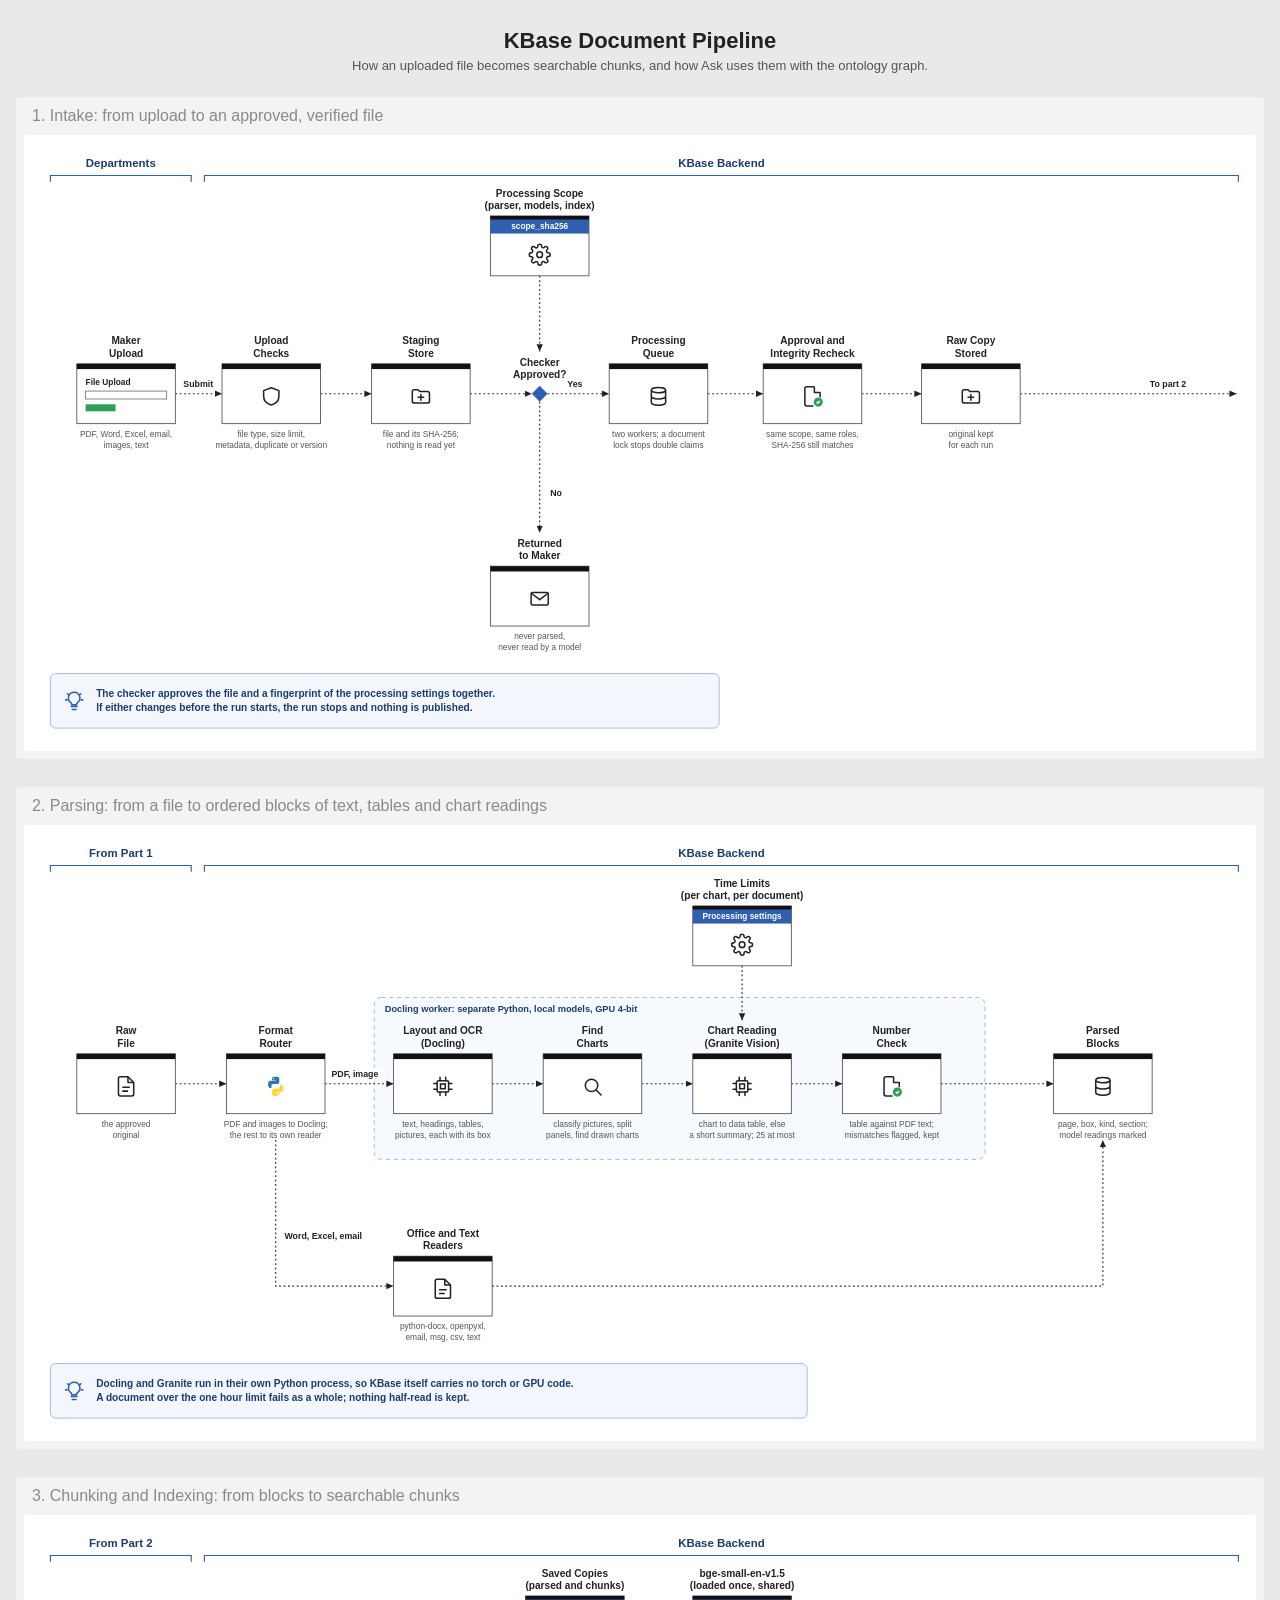
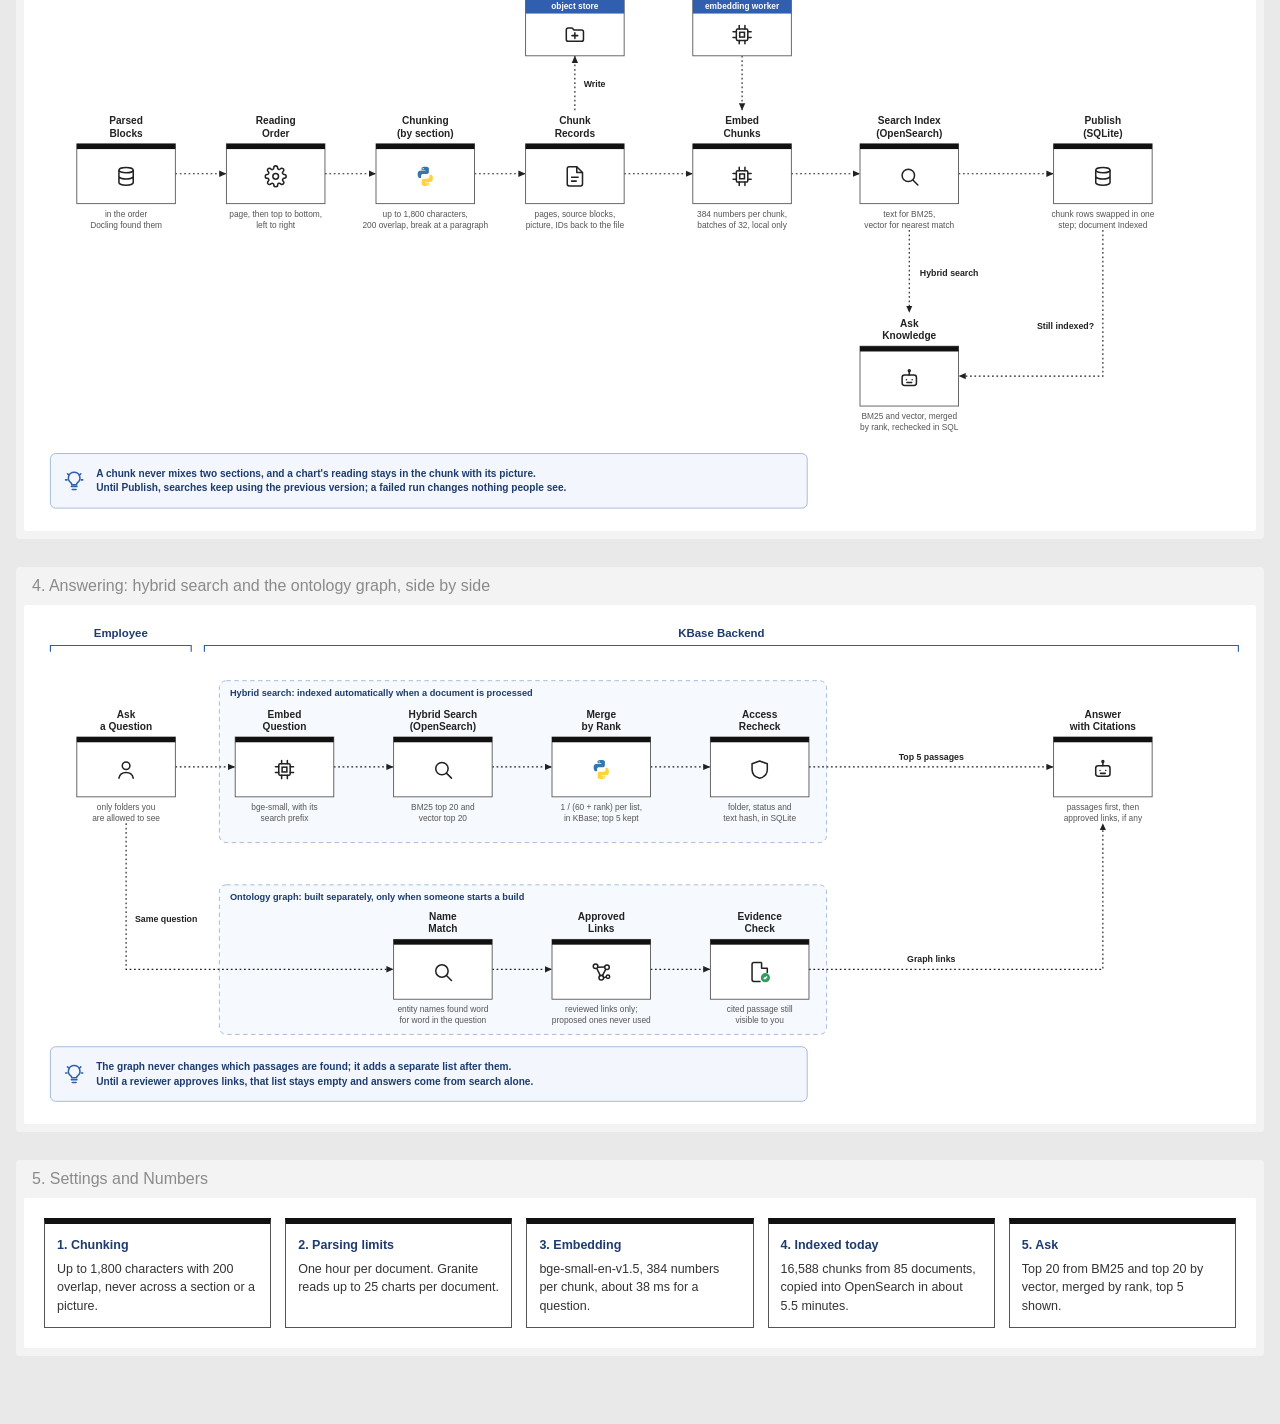
<file: docs/pipeline/kbase-pipeline.html>
<!doctype html>
<html lang="en"><head><meta charset="utf-8"><meta name="viewport" content="width=device-width, initial-scale=1">
<title>KBase Document Pipeline</title>
<style>
  :root { color-scheme: light; }
  body { margin: 0; background: #e9e9e9; font-family: Inter, "Segoe UI", Arial, sans-serif; color: #222; }
  main { max-width: 1400px; margin: 0 auto; padding: 28px 16px 40px; }
  h1 { font-size: 22px; font-weight: 700; margin: 0 0 4px; text-align: center; }
  .sub { text-align: center; color: #555; font-size: 13px; margin: 0 0 24px; }
  figure, section { margin: 0 0 28px; background: #f3f3f3; border-radius: 4px; overflow: hidden; }
  figcaption, h2 { margin: 0; padding: 10px 16px; font-size: 16px; font-weight: 400; color: #8a8a8a; }
  .canvas { background: #fff; margin: 0 8px 8px; border-radius: 2px; overflow-x: auto; }
  svg { display: block; width: 100%; min-width: 980px; height: auto; font-family: Inter, "Segoe UI", Arial, sans-serif; }
  .steps { list-style: none; margin: 0; padding: 20px; display: grid; grid-template-columns: repeat(5, minmax(0, 1fr)); gap: 14px; counter-reset: step; }
  .steps li { counter-increment: step; border: 1px solid #555; border-top: 6px solid #111; padding: 12px; font-size: 12.5px; line-height: 1.45; }
  .steps b { display: block; margin-bottom: 6px; color: #1d3b6e; }
  .steps b::before { content: counter(step) ". "; }
  .steps span { color: #333; }
  @media (max-width: 900px) { .steps { grid-template-columns: 1fr; } }
</style></head><body><main>
<h1>KBase Document Pipeline</h1>
<p class="sub">How an uploaded file becomes searchable chunks, and how Ask uses them with the ontology graph.</p>
<svg width="0" height="0" style="position:absolute" aria-hidden="true"><defs>
<symbol id="i-py" viewBox="0 0 24 24"><path fill="#3776AB" d="M11.9 2C7.9 2 8.1 3.7 8.1 3.7v1.8H12v.6H6.6S4 5.8 4 9.9s2.3 3.9 2.3 3.9h1.3v-1.9s-.1-2.3 2.2-2.3h3.8s2.2 0 2.2-2.1V3.9S16.1 2 11.9 2zM9.8 3.2a.7.7 0 1 1 0 1.4.7.7 0 0 1 0-1.4z"/><path fill="#FFD43B" d="M12.1 22c4 0 3.8-1.7 3.8-1.7v-1.8H12v-.6h5.4S20 18.2 20 14.1s-2.3-3.9-2.3-3.9h-1.3v1.9s.1 2.3-2.2 2.3h-3.8s-2.2 0-2.2 2.1v3.6S7.9 22 12.1 22zm2.1-1.2a.7.7 0 1 1 0-1.4.7.7 0 0 1 0 1.4z"/></symbol>
<symbol id="i-gear" viewBox="0 0 24 24" fill="none" stroke="#222" stroke-width="1.6" stroke-linecap="round" stroke-linejoin="round"><circle cx="12" cy="12" r="3"/><path d="M19.4 15a1.7 1.7 0 0 0 .3 1.8l.1.1a2 2 0 1 1-2.8 2.8l-.1-.1a1.7 1.7 0 0 0-1.8-.3 1.7 1.7 0 0 0-1 1.5V21a2 2 0 1 1-4 0v-.1a1.7 1.7 0 0 0-1.1-1.5 1.7 1.7 0 0 0-1.8.3l-.1.1a2 2 0 1 1-2.8-2.8l.1-.1a1.7 1.7 0 0 0 .3-1.8 1.7 1.7 0 0 0-1.5-1H3a2 2 0 1 1 0-4h.1a1.7 1.7 0 0 0 1.5-1.1 1.7 1.7 0 0 0-.3-1.8l-.1-.1a2 2 0 1 1 2.8-2.8l.1.1a1.7 1.7 0 0 0 1.8.3H9a1.7 1.7 0 0 0 1-1.5V3a2 2 0 1 1 4 0v.1a1.7 1.7 0 0 0 1 1.5 1.7 1.7 0 0 0 1.8-.3l.1-.1a2 2 0 1 1 2.8 2.8l-.1.1a1.7 1.7 0 0 0-.3 1.8V9a1.7 1.7 0 0 0 1.5 1H21a2 2 0 1 1 0 4h-.1a1.7 1.7 0 0 0-1.5 1z"/></symbol>
<symbol id="i-folder" viewBox="0 0 24 24" fill="none" stroke="#222" stroke-width="1.6" stroke-linecap="round" stroke-linejoin="round"><path d="M3 7a2 2 0 0 1 2-2h4l2 2h8a2 2 0 0 1 2 2v8a2 2 0 0 1-2 2H5a2 2 0 0 1-2-2z"/><path d="M12 10v6M9 13h6"/></symbol>
<symbol id="i-search" viewBox="0 0 24 24" fill="none" stroke="#222" stroke-width="1.6" stroke-linecap="round"><circle cx="11" cy="11" r="6.5"/><path d="m16 16 5 5"/></symbol>
<symbol id="i-file" viewBox="0 0 24 24" fill="none" stroke="#222" stroke-width="1.6" stroke-linejoin="round"><path d="M14 2H6a2 2 0 0 0-2 2v16a2 2 0 0 0 2 2h12a2 2 0 0 0 2-2V8z"/><path d="M14 2v6h6M8 13h8M8 17h6"/></symbol>
<symbol id="i-filecheck" viewBox="0 0 24 24" fill="none" stroke="#222" stroke-width="1.6" stroke-linejoin="round"><path d="M14 2H6a2 2 0 0 0-2 2v16a2 2 0 0 0 2 2h7"/><path d="M14 2v6h6v5"/><circle cx="18" cy="18" r="4" fill="#2e9e5b" stroke="#2e9e5b"/><path d="m16.3 18 1.2 1.2 2.2-2.4" stroke="#fff"/></symbol>
<symbol id="i-shield" viewBox="0 0 24 24" fill="none" stroke="#222" stroke-width="1.6" stroke-linejoin="round"><path d="M12 3 4 6v6c0 5 3.5 8 8 9 4.5-1 8-4 8-9V6z"/></symbol>
<symbol id="i-db" viewBox="0 0 24 24" fill="none" stroke="#222" stroke-width="1.6"><ellipse cx="12" cy="5.5" rx="7.5" ry="2.8"/><path d="M4.5 5.5v13c0 1.5 3.4 2.8 7.5 2.8s7.5-1.3 7.5-2.8v-13M4.5 12c0 1.5 3.4 2.8 7.5 2.8s7.5-1.3 7.5-2.8"/></symbol>
<symbol id="i-graph" viewBox="0 0 24 24" fill="none" stroke="#222" stroke-width="1.6"><circle cx="6" cy="6" r="2.4"/><circle cx="18" cy="7" r="2.4"/><circle cx="12" cy="18" r="2.4"/><circle cx="19" cy="17" r="1.8"/><path d="M8.2 7.1 15.7 6.9M7.2 8.1l3.8 7.7M16.8 9.1 13.2 15.9M14.4 18l2.8-.6"/></symbol>
<symbol id="i-mail" viewBox="0 0 24 24" fill="none" stroke="#222" stroke-width="1.6" stroke-linejoin="round"><rect x="3" y="5.5" width="18" height="13" rx="1.5"/><path d="m3.5 6.5 8.5 6.5 8.5-6.5"/></symbol>
<symbol id="i-user" viewBox="0 0 24 24" fill="none" stroke="#222" stroke-width="1.6" stroke-linecap="round"><circle cx="12" cy="8" r="4"/><path d="M4.5 21c.8-4 3.8-6 7.5-6s6.7 2 7.5 6"/></symbol>
<symbol id="i-users" viewBox="0 0 24 24" fill="none" stroke="#222" stroke-width="1.6" stroke-linecap="round"><circle cx="9" cy="8" r="3.4"/><path d="M2.8 20c.6-3.4 3.1-5.2 6.2-5.2s5.6 1.8 6.2 5.2"/><path d="M15.5 4.9a3.3 3.3 0 0 1 0 6.3M17.2 14.9c2 .6 3.5 2.3 4 5.1"/></symbol>
<symbol id="i-bot" viewBox="0 0 24 24" fill="none" stroke="#222" stroke-width="1.6" stroke-linecap="round"><rect x="4.5" y="8" width="15" height="11" rx="2.5"/><path d="M12 8V4.5M9 13h.01M15 13h.01M9.5 16h5"/><circle cx="12" cy="3.6" r="1"/></symbol>
<symbol id="i-chip" viewBox="0 0 24 24" fill="none" stroke="#222" stroke-width="1.6" stroke-linecap="round"><rect x="6" y="6" width="12" height="12" rx="1.5"/><rect x="9.5" y="9.5" width="5" height="5"/><path d="M9 2.5V6M15 2.5V6M9 18v3.5M15 18v3.5M2.5 9H6M2.5 15H6M18 9h3.5M18 15h3.5"/></symbol>
<symbol id="i-x" viewBox="0 0 24 24"><circle cx="12" cy="12" r="10" fill="none" stroke="#d93025" stroke-width="1.8"/><path d="m8.5 8.5 7 7M15.5 8.5l-7 7" stroke="#d93025" stroke-width="1.8" stroke-linecap="round"/></symbol>
<symbol id="i-bulb" viewBox="0 0 24 24" fill="none" stroke="#2f5fae" stroke-width="1.6" stroke-linecap="round"><path d="M9 18h6M10 21h4M12 3a6 6 0 0 0-3.5 10.9c.7.6 1 1.2 1 2.1h5c0-.9.3-1.5 1-2.1A6 6 0 0 0 12 3z"/><path d="M3 11h1.5M19.5 11H21M5 4.5l1 1M19 4.5l-1 1"/></symbol>
<marker id="arrow" viewBox="0 0 10 10" refX="9" refY="5" markerWidth="7" markerHeight="7" orient="auto-start-reverse"><path d="M0 1 9 5 0 9z" fill="#222"/></marker>
</defs></svg>
<figure><figcaption>1. Intake: from upload to an approved, verified file</figcaption><div class="canvas"><svg viewBox="0 0 1400 700" role="img" aria-label="Intake: a maker uploads, the file is checked and staged, a checker approves it with the processing settings, and a worker rechecks it before reading" xmlns="http://www.w3.org/2000/svg"><path d="M172 294.0 L225 294.0" fill="none" stroke="#222" stroke-width="1.3" stroke-dasharray="2 3" marker-end="url(#arrow)"/><rect x="176.0" y="276.0" width="44" height="14" fill="#fff"/><text x="198" y="286.0" font-size="10" font-weight="600" fill="#222" text-anchor="middle">Submit</text><path d="M337 294.0 L395 294.0" fill="none" stroke="#222" stroke-width="1.3" stroke-dasharray="2 3" marker-end="url(#arrow)"/><path d="M507 294.0 L577 294.0" fill="none" stroke="#222" stroke-width="1.3" stroke-dasharray="2 3" marker-end="url(#arrow)"/><path d="M586.0 160 L586 246.0" fill="none" stroke="#222" stroke-width="1.3" stroke-dasharray="2 3" marker-end="url(#arrow)"/><path d="M595 294.0 L665 294.0" fill="none" stroke="#222" stroke-width="1.3" stroke-dasharray="2 3" marker-end="url(#arrow)"/><rect x="613.0" y="276.0" width="26" height="14" fill="#fff"/><text x="626" y="286.0" font-size="10" font-weight="600" fill="#222" text-anchor="middle">Yes</text><path d="M586 303.0 L586.0 452" fill="none" stroke="#222" stroke-width="1.3" stroke-dasharray="2 3" marker-end="url(#arrow)"/><rect x="596" y="400" width="20" height="14" fill="#fff"/><text x="598" y="410" font-size="10" font-weight="600" fill="#222" text-anchor="start">No</text><path d="M777 294.0 L840 294.0" fill="none" stroke="#222" stroke-width="1.3" stroke-dasharray="2 3" marker-end="url(#arrow)"/><path d="M952 294.0 L1020 294.0" fill="none" stroke="#222" stroke-width="1.3" stroke-dasharray="2 3" marker-end="url(#arrow)"/><path d="M1132 294.0 L1378 294.0" fill="none" stroke="#222" stroke-width="1.3" stroke-dasharray="2 3" marker-end="url(#arrow)"/><rect x="1269.0" y="276.0" width="62" height="14" fill="#fff"/><text x="1300" y="286.0" font-size="10" font-weight="600" fill="#222" text-anchor="middle">To part 2</text><text x="110.0" y="36" font-size="13" font-weight="700" fill="#1d3b6e" text-anchor="middle">Departments</text><path d="M30 53V46H190V53" fill="none" stroke="#2f5fae" stroke-width="1.3"/><text x="792.5" y="36" font-size="13" font-weight="700" fill="#1d3b6e" text-anchor="middle">KBase Backend</text><path d="M205 53V46H1380V53" fill="none" stroke="#2f5fae" stroke-width="1.3"/><text x="116.0" y="252" font-size="11.5" font-weight="700" fill="#222" text-anchor="middle">Upload</text><text x="116.0" y="238" font-size="11.5" font-weight="700" fill="#222" text-anchor="middle">Maker</text><rect x="60" y="260" width="112" height="68" fill="#fff" stroke="#555" stroke-width="1"/><rect x="60" y="260" width="112" height="6" fill="#111"/><text x="70" y="284" font-size="9.5" font-weight="700" fill="#222" text-anchor="start">File Upload</text><rect x="70" y="291" width="92" height="9" fill="#fff" stroke="#777"/><rect x="70" y="306" width="34" height="8" fill="#2e9e5b"/><text x="116.0" y="343.0" font-size="9.5" font-weight="400" fill="#555" text-anchor="middle">PDF, Word, Excel, email,</text><text x="116.0" y="355.5" font-size="9.5" font-weight="400" fill="#555" text-anchor="middle">images, text</text><text x="281.0" y="252" font-size="11.5" font-weight="700" fill="#222" text-anchor="middle">Checks</text><text x="281.0" y="238" font-size="11.5" font-weight="700" fill="#222" text-anchor="middle">Upload</text><rect x="225" y="260" width="112" height="68" fill="#fff" stroke="#555" stroke-width="1"/><rect x="225" y="260" width="112" height="6" fill="#111"/><use href="#i-shield" x="268.0" y="284.0" width="26" height="26"/><text x="281.0" y="343.0" font-size="9.5" font-weight="400" fill="#555" text-anchor="middle">file type, size limit,</text><text x="281.0" y="355.5" font-size="9.5" font-weight="400" fill="#555" text-anchor="middle">metadata, duplicate or version</text><text x="451.0" y="252" font-size="11.5" font-weight="700" fill="#222" text-anchor="middle">Store</text><text x="451.0" y="238" font-size="11.5" font-weight="700" fill="#222" text-anchor="middle">Staging</text><rect x="395" y="260" width="112" height="68" fill="#fff" stroke="#555" stroke-width="1"/><rect x="395" y="260" width="112" height="6" fill="#111"/><use href="#i-folder" x="438.0" y="284.0" width="26" height="26"/><text x="451.0" y="343.0" font-size="9.5" font-weight="400" fill="#555" text-anchor="middle">file and its SHA-256;</text><text x="451.0" y="355.5" font-size="9.5" font-weight="400" fill="#555" text-anchor="middle">nothing is read yet</text><text x="586.0" y="84" font-size="11.5" font-weight="700" fill="#222" text-anchor="middle">(parser, models, index)</text><text x="586.0" y="70" font-size="11.5" font-weight="700" fill="#222" text-anchor="middle">Processing Scope</text><rect x="530" y="92" width="112" height="68" fill="#fff" stroke="#555" stroke-width="1"/><rect x="530" y="92" width="112" height="20" fill="#2f5fae"/><rect x="530" y="92" width="112" height="4" fill="#111"/><text x="586.0" y="107" font-size="9.5" font-weight="700" fill="#fff" text-anchor="middle">scope_sha256</text><use href="#i-gear" x="573.0" y="123.0" width="26" height="26"/><path d="M586 285.0L595 294.0L586 303.0L577 294.0Z" fill="#2f5fae"/><text x="586" y="276.0" font-size="11.5" font-weight="700" fill="#222" text-anchor="middle">Approved?</text><text x="586" y="262.0" font-size="11.5" font-weight="700" fill="#222" text-anchor="middle">Checker</text><text x="586.0" y="482" font-size="11.5" font-weight="700" fill="#222" text-anchor="middle">to Maker</text><text x="586.0" y="468" font-size="11.5" font-weight="700" fill="#222" text-anchor="middle">Returned</text><rect x="530" y="490" width="112" height="68" fill="#fff" stroke="#555" stroke-width="1"/><rect x="530" y="490" width="112" height="6" fill="#111"/><use href="#i-mail" x="573.0" y="514.0" width="26" height="26"/><text x="586.0" y="573.0" font-size="9.5" font-weight="400" fill="#555" text-anchor="middle">never parsed,</text><text x="586.0" y="585.5" font-size="9.5" font-weight="400" fill="#555" text-anchor="middle">never read by a model</text><text x="721.0" y="252" font-size="11.5" font-weight="700" fill="#222" text-anchor="middle">Queue</text><text x="721.0" y="238" font-size="11.5" font-weight="700" fill="#222" text-anchor="middle">Processing</text><rect x="665" y="260" width="112" height="68" fill="#fff" stroke="#555" stroke-width="1"/><rect x="665" y="260" width="112" height="6" fill="#111"/><use href="#i-db" x="708.0" y="284.0" width="26" height="26"/><text x="721.0" y="343.0" font-size="9.5" font-weight="400" fill="#555" text-anchor="middle">two workers; a document</text><text x="721.0" y="355.5" font-size="9.5" font-weight="400" fill="#555" text-anchor="middle">lock stops double claims</text><text x="896.0" y="252" font-size="11.5" font-weight="700" fill="#222" text-anchor="middle">Integrity Recheck</text><text x="896.0" y="238" font-size="11.5" font-weight="700" fill="#222" text-anchor="middle">Approval and</text><rect x="840" y="260" width="112" height="68" fill="#fff" stroke="#555" stroke-width="1"/><rect x="840" y="260" width="112" height="6" fill="#111"/><use href="#i-filecheck" x="883.0" y="284.0" width="26" height="26"/><text x="896.0" y="343.0" font-size="9.5" font-weight="400" fill="#555" text-anchor="middle">same scope, same roles,</text><text x="896.0" y="355.5" font-size="9.5" font-weight="400" fill="#555" text-anchor="middle">SHA-256 still matches</text><text x="1076.0" y="252" font-size="11.5" font-weight="700" fill="#222" text-anchor="middle">Stored</text><text x="1076.0" y="238" font-size="11.5" font-weight="700" fill="#222" text-anchor="middle">Raw Copy</text><rect x="1020" y="260" width="112" height="68" fill="#fff" stroke="#555" stroke-width="1"/><rect x="1020" y="260" width="112" height="6" fill="#111"/><use href="#i-folder" x="1063.0" y="284.0" width="26" height="26"/><text x="1076.0" y="343.0" font-size="9.5" font-weight="400" fill="#555" text-anchor="middle">original kept</text><text x="1076.0" y="355.5" font-size="9.5" font-weight="400" fill="#555" text-anchor="middle">for each run</text><rect x="30" y="612" width="760" height="62" rx="6" fill="#f3f7fd" stroke="#9db3d8"/><use href="#i-bulb" x="44" y="630.0" width="26" height="26"/><text x="82" y="639.0" font-size="11.5" font-weight="600" fill="#1d3b6e" text-anchor="start">The checker approves the file and a fingerprint of the processing settings together.</text><text x="82" y="655.0" font-size="11.5" font-weight="600" fill="#1d3b6e" text-anchor="start">If either changes before the run starts, the run stops and nothing is published.</text></svg></div></figure>
<figure><figcaption>2. Parsing: from a file to ordered blocks of text, tables and chart readings</figcaption><div class="canvas"><svg viewBox="0 0 1400 700" role="img" aria-label="Parsing: PDFs and images go through Docling layout and OCR, chart finding, Granite chart reading and a number check; other formats use their own readers" xmlns="http://www.w3.org/2000/svg"><rect x="398" y="196" width="694" height="184" rx="8" fill="#f6f9fe" stroke="#9db3d8" stroke-dasharray="5 4"/><text x="410" y="213" font-size="10.5" font-weight="700" fill="#1d3b6e" text-anchor="start">Docling worker: separate Python, local models, GPU 4-bit</text><path d="M172 294.0 L230 294.0" fill="none" stroke="#222" stroke-width="1.3" stroke-dasharray="2 3" marker-end="url(#arrow)"/><path d="M342 294.0 L420 294.0" fill="none" stroke="#222" stroke-width="1.3" stroke-dasharray="2 3" marker-end="url(#arrow)"/><rect x="342.0" y="276.0" width="68" height="14" fill="#fff"/><text x="376" y="286.0" font-size="10" font-weight="600" fill="#222" text-anchor="middle">PDF, image</text><path d="M532 294.0 L590 294.0" fill="none" stroke="#222" stroke-width="1.3" stroke-dasharray="2 3" marker-end="url(#arrow)"/><path d="M702 294.0 L760 294.0" fill="none" stroke="#222" stroke-width="1.3" stroke-dasharray="2 3" marker-end="url(#arrow)"/><path d="M816.0 160 L816.0 222" fill="none" stroke="#222" stroke-width="1.3" stroke-dasharray="2 3" marker-end="url(#arrow)"/><path d="M872 294.0 L930 294.0" fill="none" stroke="#222" stroke-width="1.3" stroke-dasharray="2 3" marker-end="url(#arrow)"/><path d="M1042 294.0 L1170 294.0" fill="none" stroke="#222" stroke-width="1.3" stroke-dasharray="2 3" marker-end="url(#arrow)"/><path d="M286.0 358 L286.0 524.0 L420 524.0" fill="none" stroke="#222" stroke-width="1.3" stroke-dasharray="2 3" marker-end="url(#arrow)"/><rect x="294.0" y="460" width="116" height="14" fill="#fff"/><text x="296.0" y="470" font-size="10" font-weight="600" fill="#222" text-anchor="start">Word, Excel, email</text><path d="M532 524.0 L1226.0 524.0 L1226.0 358" fill="none" stroke="#222" stroke-width="1.3" stroke-dasharray="2 3" marker-end="url(#arrow)"/><text x="110.0" y="36" font-size="13" font-weight="700" fill="#1d3b6e" text-anchor="middle">From Part 1</text><path d="M30 53V46H190V53" fill="none" stroke="#2f5fae" stroke-width="1.3"/><text x="792.5" y="36" font-size="13" font-weight="700" fill="#1d3b6e" text-anchor="middle">KBase Backend</text><path d="M205 53V46H1380V53" fill="none" stroke="#2f5fae" stroke-width="1.3"/><text x="116.0" y="252" font-size="11.5" font-weight="700" fill="#222" text-anchor="middle">File</text><text x="116.0" y="238" font-size="11.5" font-weight="700" fill="#222" text-anchor="middle">Raw</text><rect x="60" y="260" width="112" height="68" fill="#fff" stroke="#555" stroke-width="1"/><rect x="60" y="260" width="112" height="6" fill="#111"/><use href="#i-file" x="103.0" y="284.0" width="26" height="26"/><text x="116.0" y="343.0" font-size="9.5" font-weight="400" fill="#555" text-anchor="middle">the approved</text><text x="116.0" y="355.5" font-size="9.5" font-weight="400" fill="#555" text-anchor="middle">original</text><text x="286.0" y="252" font-size="11.5" font-weight="700" fill="#222" text-anchor="middle">Router</text><text x="286.0" y="238" font-size="11.5" font-weight="700" fill="#222" text-anchor="middle">Format</text><rect x="230" y="260" width="112" height="68" fill="#fff" stroke="#555" stroke-width="1"/><rect x="230" y="260" width="112" height="6" fill="#111"/><use href="#i-py" x="273.0" y="284.0" width="26" height="26"/><text x="286.0" y="343.0" font-size="9.5" font-weight="400" fill="#555" text-anchor="middle">PDF and images to Docling;</text><text x="286.0" y="355.5" font-size="9.5" font-weight="400" fill="#555" text-anchor="middle">the rest to its own reader</text><text x="476.0" y="252" font-size="11.5" font-weight="700" fill="#222" text-anchor="middle">(Docling)</text><text x="476.0" y="238" font-size="11.5" font-weight="700" fill="#222" text-anchor="middle">Layout and OCR</text><rect x="420" y="260" width="112" height="68" fill="#fff" stroke="#555" stroke-width="1"/><rect x="420" y="260" width="112" height="6" fill="#111"/><use href="#i-chip" x="463.0" y="284.0" width="26" height="26"/><text x="476.0" y="343.0" font-size="9.5" font-weight="400" fill="#555" text-anchor="middle">text, headings, tables,</text><text x="476.0" y="355.5" font-size="9.5" font-weight="400" fill="#555" text-anchor="middle">pictures, each with its box</text><text x="646.0" y="252" font-size="11.5" font-weight="700" fill="#222" text-anchor="middle">Charts</text><text x="646.0" y="238" font-size="11.5" font-weight="700" fill="#222" text-anchor="middle">Find</text><rect x="590" y="260" width="112" height="68" fill="#fff" stroke="#555" stroke-width="1"/><rect x="590" y="260" width="112" height="6" fill="#111"/><use href="#i-search" x="633.0" y="284.0" width="26" height="26"/><text x="646.0" y="343.0" font-size="9.5" font-weight="400" fill="#555" text-anchor="middle">classify pictures, split</text><text x="646.0" y="355.5" font-size="9.5" font-weight="400" fill="#555" text-anchor="middle">panels, find drawn charts</text><text x="816.0" y="84" font-size="11.5" font-weight="700" fill="#222" text-anchor="middle">(per chart, per document)</text><text x="816.0" y="70" font-size="11.5" font-weight="700" fill="#222" text-anchor="middle">Time Limits</text><rect x="760" y="92" width="112" height="68" fill="#fff" stroke="#555" stroke-width="1"/><rect x="760" y="92" width="112" height="20" fill="#2f5fae"/><rect x="760" y="92" width="112" height="4" fill="#111"/><text x="816.0" y="107" font-size="9.5" font-weight="700" fill="#fff" text-anchor="middle">Processing settings</text><use href="#i-gear" x="803.0" y="123.0" width="26" height="26"/><text x="816.0" y="252" font-size="11.5" font-weight="700" fill="#222" text-anchor="middle">(Granite Vision)</text><text x="816.0" y="238" font-size="11.5" font-weight="700" fill="#222" text-anchor="middle">Chart Reading</text><rect x="760" y="260" width="112" height="68" fill="#fff" stroke="#555" stroke-width="1"/><rect x="760" y="260" width="112" height="6" fill="#111"/><use href="#i-chip" x="803.0" y="284.0" width="26" height="26"/><text x="816.0" y="343.0" font-size="9.5" font-weight="400" fill="#555" text-anchor="middle">chart to data table, else</text><text x="816.0" y="355.5" font-size="9.5" font-weight="400" fill="#555" text-anchor="middle">a short summary; 25 at most</text><text x="986.0" y="252" font-size="11.5" font-weight="700" fill="#222" text-anchor="middle">Check</text><text x="986.0" y="238" font-size="11.5" font-weight="700" fill="#222" text-anchor="middle">Number</text><rect x="930" y="260" width="112" height="68" fill="#fff" stroke="#555" stroke-width="1"/><rect x="930" y="260" width="112" height="6" fill="#111"/><use href="#i-filecheck" x="973.0" y="284.0" width="26" height="26"/><text x="986.0" y="343.0" font-size="9.5" font-weight="400" fill="#555" text-anchor="middle">table against PDF text;</text><text x="986.0" y="355.5" font-size="9.5" font-weight="400" fill="#555" text-anchor="middle">mismatches flagged, kept</text><text x="1226.0" y="252" font-size="11.5" font-weight="700" fill="#222" text-anchor="middle">Blocks</text><text x="1226.0" y="238" font-size="11.5" font-weight="700" fill="#222" text-anchor="middle">Parsed</text><rect x="1170" y="260" width="112" height="68" fill="#fff" stroke="#555" stroke-width="1"/><rect x="1170" y="260" width="112" height="6" fill="#111"/><use href="#i-db" x="1213.0" y="284.0" width="26" height="26"/><text x="1226.0" y="343.0" font-size="9.5" font-weight="400" fill="#555" text-anchor="middle">page, box, kind, section;</text><text x="1226.0" y="355.5" font-size="9.5" font-weight="400" fill="#555" text-anchor="middle">model readings marked</text><text x="476.0" y="482" font-size="11.5" font-weight="700" fill="#222" text-anchor="middle">Readers</text><text x="476.0" y="468" font-size="11.5" font-weight="700" fill="#222" text-anchor="middle">Office and Text</text><rect x="420" y="490" width="112" height="68" fill="#fff" stroke="#555" stroke-width="1"/><rect x="420" y="490" width="112" height="6" fill="#111"/><use href="#i-file" x="463.0" y="514.0" width="26" height="26"/><text x="476.0" y="573.0" font-size="9.5" font-weight="400" fill="#555" text-anchor="middle">python-docx, openpyxl,</text><text x="476.0" y="585.5" font-size="9.5" font-weight="400" fill="#555" text-anchor="middle">email, msg, csv, text</text><rect x="30" y="612" width="860" height="62" rx="6" fill="#f3f7fd" stroke="#9db3d8"/><use href="#i-bulb" x="44" y="630.0" width="26" height="26"/><text x="82" y="639.0" font-size="11.5" font-weight="600" fill="#1d3b6e" text-anchor="start">Docling and Granite run in their own Python process, so KBase itself carries no torch or GPU code.</text><text x="82" y="655.0" font-size="11.5" font-weight="600" fill="#1d3b6e" text-anchor="start">A document over the one hour limit fails as a whole; nothing half-read is kept.</text></svg></div></figure>
<figure><figcaption>3. Chunking and Indexing: from blocks to searchable chunks</figcaption><div class="canvas"><svg viewBox="0 0 1400 700" role="img" aria-label="Chunking and indexing: blocks are ordered and chunked by section, embedded locally, written to OpenSearch, then published in SQLite for Ask" xmlns="http://www.w3.org/2000/svg"><path d="M172 294.0 L230 294.0" fill="none" stroke="#222" stroke-width="1.3" stroke-dasharray="2 3" marker-end="url(#arrow)"/><path d="M342 294.0 L400 294.0" fill="none" stroke="#222" stroke-width="1.3" stroke-dasharray="2 3" marker-end="url(#arrow)"/><path d="M512 294.0 L570 294.0" fill="none" stroke="#222" stroke-width="1.3" stroke-dasharray="2 3" marker-end="url(#arrow)"/><path d="M626.0 222 L626.0 160" fill="none" stroke="#222" stroke-width="1.3" stroke-dasharray="2 3" marker-end="url(#arrow)"/><rect x="634.0" y="186" width="38" height="14" fill="#fff"/><text x="636.0" y="196" font-size="10" font-weight="600" fill="#222" text-anchor="start">Write</text><path d="M682 294.0 L760 294.0" fill="none" stroke="#222" stroke-width="1.3" stroke-dasharray="2 3" marker-end="url(#arrow)"/><path d="M816.0 160 L816.0 222" fill="none" stroke="#222" stroke-width="1.3" stroke-dasharray="2 3" marker-end="url(#arrow)"/><path d="M872 294.0 L950 294.0" fill="none" stroke="#222" stroke-width="1.3" stroke-dasharray="2 3" marker-end="url(#arrow)"/><path d="M1062 294.0 L1170 294.0" fill="none" stroke="#222" stroke-width="1.3" stroke-dasharray="2 3" marker-end="url(#arrow)"/><path d="M1006.0 358 L1006.0 452" fill="none" stroke="#222" stroke-width="1.3" stroke-dasharray="2 3" marker-end="url(#arrow)"/><rect x="1016.0" y="400" width="86" height="14" fill="#fff"/><text x="1018.0" y="410" font-size="10" font-weight="600" fill="#222" text-anchor="start">Hybrid search</text><path d="M1226.0 358 L1226.0 524.0 L1062 524.0" fill="none" stroke="#222" stroke-width="1.3" stroke-dasharray="2 3" marker-end="url(#arrow)"/><rect x="1126.0" y="460" width="92" height="14" fill="#fff"/><text x="1216.0" y="470" font-size="10" font-weight="600" fill="#222" text-anchor="end">Still indexed?</text><text x="110.0" y="36" font-size="13" font-weight="700" fill="#1d3b6e" text-anchor="middle">From Part 2</text><path d="M30 53V46H190V53" fill="none" stroke="#2f5fae" stroke-width="1.3"/><text x="792.5" y="36" font-size="13" font-weight="700" fill="#1d3b6e" text-anchor="middle">KBase Backend</text><path d="M205 53V46H1380V53" fill="none" stroke="#2f5fae" stroke-width="1.3"/><text x="116.0" y="252" font-size="11.5" font-weight="700" fill="#222" text-anchor="middle">Blocks</text><text x="116.0" y="238" font-size="11.5" font-weight="700" fill="#222" text-anchor="middle">Parsed</text><rect x="60" y="260" width="112" height="68" fill="#fff" stroke="#555" stroke-width="1"/><rect x="60" y="260" width="112" height="6" fill="#111"/><use href="#i-db" x="103.0" y="284.0" width="26" height="26"/><text x="116.0" y="343.0" font-size="9.5" font-weight="400" fill="#555" text-anchor="middle">in the order</text><text x="116.0" y="355.5" font-size="9.5" font-weight="400" fill="#555" text-anchor="middle">Docling found them</text><text x="286.0" y="252" font-size="11.5" font-weight="700" fill="#222" text-anchor="middle">Order</text><text x="286.0" y="238" font-size="11.5" font-weight="700" fill="#222" text-anchor="middle">Reading</text><rect x="230" y="260" width="112" height="68" fill="#fff" stroke="#555" stroke-width="1"/><rect x="230" y="260" width="112" height="6" fill="#111"/><use href="#i-gear" x="273.0" y="284.0" width="26" height="26"/><text x="286.0" y="343.0" font-size="9.5" font-weight="400" fill="#555" text-anchor="middle">page, then top to bottom,</text><text x="286.0" y="355.5" font-size="9.5" font-weight="400" fill="#555" text-anchor="middle">left to right</text><text x="456.0" y="252" font-size="11.5" font-weight="700" fill="#222" text-anchor="middle">(by section)</text><text x="456.0" y="238" font-size="11.5" font-weight="700" fill="#222" text-anchor="middle">Chunking</text><rect x="400" y="260" width="112" height="68" fill="#fff" stroke="#555" stroke-width="1"/><rect x="400" y="260" width="112" height="6" fill="#111"/><use href="#i-py" x="443.0" y="284.0" width="26" height="26"/><text x="456.0" y="343.0" font-size="9.5" font-weight="400" fill="#555" text-anchor="middle">up to 1,800 characters,</text><text x="456.0" y="355.5" font-size="9.5" font-weight="400" fill="#555" text-anchor="middle">200 overlap, break at a paragraph</text><text x="626.0" y="84" font-size="11.5" font-weight="700" fill="#222" text-anchor="middle">(parsed and chunks)</text><text x="626.0" y="70" font-size="11.5" font-weight="700" fill="#222" text-anchor="middle">Saved Copies</text><rect x="570" y="92" width="112" height="68" fill="#fff" stroke="#555" stroke-width="1"/><rect x="570" y="92" width="112" height="20" fill="#2f5fae"/><rect x="570" y="92" width="112" height="4" fill="#111"/><text x="626.0" y="107" font-size="9.5" font-weight="700" fill="#fff" text-anchor="middle">object store</text><use href="#i-folder" x="613.0" y="123.0" width="26" height="26"/><text x="626.0" y="252" font-size="11.5" font-weight="700" fill="#222" text-anchor="middle">Records</text><text x="626.0" y="238" font-size="11.5" font-weight="700" fill="#222" text-anchor="middle">Chunk</text><rect x="570" y="260" width="112" height="68" fill="#fff" stroke="#555" stroke-width="1"/><rect x="570" y="260" width="112" height="6" fill="#111"/><use href="#i-file" x="613.0" y="284.0" width="26" height="26"/><text x="626.0" y="343.0" font-size="9.5" font-weight="400" fill="#555" text-anchor="middle">pages, source blocks,</text><text x="626.0" y="355.5" font-size="9.5" font-weight="400" fill="#555" text-anchor="middle">picture, IDs back to the file</text><text x="816.0" y="84" font-size="11.5" font-weight="700" fill="#222" text-anchor="middle">(loaded once, shared)</text><text x="816.0" y="70" font-size="11.5" font-weight="700" fill="#222" text-anchor="middle">bge-small-en-v1.5</text><rect x="760" y="92" width="112" height="68" fill="#fff" stroke="#555" stroke-width="1"/><rect x="760" y="92" width="112" height="20" fill="#2f5fae"/><rect x="760" y="92" width="112" height="4" fill="#111"/><text x="816.0" y="107" font-size="9.5" font-weight="700" fill="#fff" text-anchor="middle">embedding worker</text><use href="#i-chip" x="803.0" y="123.0" width="26" height="26"/><text x="816.0" y="252" font-size="11.5" font-weight="700" fill="#222" text-anchor="middle">Chunks</text><text x="816.0" y="238" font-size="11.5" font-weight="700" fill="#222" text-anchor="middle">Embed</text><rect x="760" y="260" width="112" height="68" fill="#fff" stroke="#555" stroke-width="1"/><rect x="760" y="260" width="112" height="6" fill="#111"/><use href="#i-chip" x="803.0" y="284.0" width="26" height="26"/><text x="816.0" y="343.0" font-size="9.5" font-weight="400" fill="#555" text-anchor="middle">384 numbers per chunk,</text><text x="816.0" y="355.5" font-size="9.5" font-weight="400" fill="#555" text-anchor="middle">batches of 32, local only</text><text x="1006.0" y="252" font-size="11.5" font-weight="700" fill="#222" text-anchor="middle">(OpenSearch)</text><text x="1006.0" y="238" font-size="11.5" font-weight="700" fill="#222" text-anchor="middle">Search Index</text><rect x="950" y="260" width="112" height="68" fill="#fff" stroke="#555" stroke-width="1"/><rect x="950" y="260" width="112" height="6" fill="#111"/><use href="#i-search" x="993.0" y="284.0" width="26" height="26"/><text x="1006.0" y="343.0" font-size="9.5" font-weight="400" fill="#555" text-anchor="middle">text for BM25,</text><text x="1006.0" y="355.5" font-size="9.5" font-weight="400" fill="#555" text-anchor="middle">vector for nearest match</text><text x="1226.0" y="252" font-size="11.5" font-weight="700" fill="#222" text-anchor="middle">(SQLite)</text><text x="1226.0" y="238" font-size="11.5" font-weight="700" fill="#222" text-anchor="middle">Publish</text><rect x="1170" y="260" width="112" height="68" fill="#fff" stroke="#555" stroke-width="1"/><rect x="1170" y="260" width="112" height="6" fill="#111"/><use href="#i-db" x="1213.0" y="284.0" width="26" height="26"/><text x="1226.0" y="343.0" font-size="9.5" font-weight="400" fill="#555" text-anchor="middle">chunk rows swapped in one</text><text x="1226.0" y="355.5" font-size="9.5" font-weight="400" fill="#555" text-anchor="middle">step; document Indexed</text><text x="1006.0" y="482" font-size="11.5" font-weight="700" fill="#222" text-anchor="middle">Knowledge</text><text x="1006.0" y="468" font-size="11.5" font-weight="700" fill="#222" text-anchor="middle">Ask</text><rect x="950" y="490" width="112" height="68" fill="#fff" stroke="#555" stroke-width="1"/><rect x="950" y="490" width="112" height="6" fill="#111"/><use href="#i-bot" x="993.0" y="514.0" width="26" height="26"/><text x="1006.0" y="573.0" font-size="9.5" font-weight="400" fill="#555" text-anchor="middle">BM25 and vector, merged</text><text x="1006.0" y="585.5" font-size="9.5" font-weight="400" fill="#555" text-anchor="middle">by rank, rechecked in SQL</text><rect x="30" y="612" width="860" height="62" rx="6" fill="#f3f7fd" stroke="#9db3d8"/><use href="#i-bulb" x="44" y="630.0" width="26" height="26"/><text x="82" y="639.0" font-size="11.5" font-weight="600" fill="#1d3b6e" text-anchor="start">A chunk never mixes two sections, and a chart&#x27;s reading stays in the chunk with its picture.</text><text x="82" y="655.0" font-size="11.5" font-weight="600" fill="#1d3b6e" text-anchor="start">Until Publish, searches keep using the previous version; a failed run changes nothing people see.</text></svg></div></figure>
<figure><figcaption>4. Answering: hybrid search and the ontology graph, side by side</figcaption><div class="canvas"><svg viewBox="0 0 1400 590" role="img" aria-label="Answering: the question goes through hybrid search for passages, and separately through a name match against approved graph links; both are rechecked for access and shown together, passages first" xmlns="http://www.w3.org/2000/svg"><rect x="222" y="318" width="690" height="170" rx="8" fill="#f6f9fe" stroke="#9db3d8" stroke-dasharray="5 4"/><text x="234" y="335" font-size="10.5" font-weight="700" fill="#1d3b6e" text-anchor="start">Ontology graph: built separately, only when someone starts a build</text><rect x="222" y="86" width="690" height="184" rx="8" fill="#f6f9fe" stroke="#9db3d8" stroke-dasharray="5 4"/><text x="234" y="103" font-size="10.5" font-weight="700" fill="#1d3b6e" text-anchor="start">Hybrid search: indexed automatically when a document is processed</text><path d="M172 184.0 L240 184.0" fill="none" stroke="#222" stroke-width="1.3" stroke-dasharray="2 3" marker-end="url(#arrow)"/><path d="M352 184.0 L420 184.0" fill="none" stroke="#222" stroke-width="1.3" stroke-dasharray="2 3" marker-end="url(#arrow)"/><path d="M532 184.0 L600 184.0" fill="none" stroke="#222" stroke-width="1.3" stroke-dasharray="2 3" marker-end="url(#arrow)"/><path d="M712 184.0 L780 184.0" fill="none" stroke="#222" stroke-width="1.3" stroke-dasharray="2 3" marker-end="url(#arrow)"/><path d="M892 184.0 L1170 184.0" fill="none" stroke="#222" stroke-width="1.3" stroke-dasharray="2 3" marker-end="url(#arrow)"/><rect x="985.0" y="166.0" width="92" height="14" fill="#fff"/><text x="1031" y="176.0" font-size="10" font-weight="600" fill="#222" text-anchor="middle">Top 5 passages</text><path d="M116.0 248 L116.0 414.0 L420 414.0" fill="none" stroke="#222" stroke-width="1.3" stroke-dasharray="2 3" marker-end="url(#arrow)"/><rect x="124.0" y="350" width="86" height="14" fill="#fff"/><text x="126.0" y="360" font-size="10" font-weight="600" fill="#222" text-anchor="start">Same question</text><path d="M532 414.0 L600 414.0" fill="none" stroke="#222" stroke-width="1.3" stroke-dasharray="2 3" marker-end="url(#arrow)"/><path d="M712 414.0 L780 414.0" fill="none" stroke="#222" stroke-width="1.3" stroke-dasharray="2 3" marker-end="url(#arrow)"/><path d="M892 414.0 L1226.0 414.0 L1226.0 248" fill="none" stroke="#222" stroke-width="1.3" stroke-dasharray="2 3" marker-end="url(#arrow)"/><rect x="994.0" y="396.0" width="74" height="14" fill="#fff"/><text x="1031" y="406.0" font-size="10" font-weight="600" fill="#222" text-anchor="middle">Graph links</text><text x="110.0" y="36" font-size="13" font-weight="700" fill="#1d3b6e" text-anchor="middle">Employee</text><path d="M30 53V46H190V53" fill="none" stroke="#2f5fae" stroke-width="1.3"/><text x="792.5" y="36" font-size="13" font-weight="700" fill="#1d3b6e" text-anchor="middle">KBase Backend</text><path d="M205 53V46H1380V53" fill="none" stroke="#2f5fae" stroke-width="1.3"/><text x="116.0" y="142" font-size="11.5" font-weight="700" fill="#222" text-anchor="middle">a Question</text><text x="116.0" y="128" font-size="11.5" font-weight="700" fill="#222" text-anchor="middle">Ask</text><rect x="60" y="150" width="112" height="68" fill="#fff" stroke="#555" stroke-width="1"/><rect x="60" y="150" width="112" height="6" fill="#111"/><use href="#i-user" x="103.0" y="174.0" width="26" height="26"/><text x="116.0" y="233.0" font-size="9.5" font-weight="400" fill="#555" text-anchor="middle">only folders you</text><text x="116.0" y="245.5" font-size="9.5" font-weight="400" fill="#555" text-anchor="middle">are allowed to see</text><text x="296.0" y="142" font-size="11.5" font-weight="700" fill="#222" text-anchor="middle">Question</text><text x="296.0" y="128" font-size="11.5" font-weight="700" fill="#222" text-anchor="middle">Embed</text><rect x="240" y="150" width="112" height="68" fill="#fff" stroke="#555" stroke-width="1"/><rect x="240" y="150" width="112" height="6" fill="#111"/><use href="#i-chip" x="283.0" y="174.0" width="26" height="26"/><text x="296.0" y="233.0" font-size="9.5" font-weight="400" fill="#555" text-anchor="middle">bge-small, with its</text><text x="296.0" y="245.5" font-size="9.5" font-weight="400" fill="#555" text-anchor="middle">search prefix</text><text x="476.0" y="142" font-size="11.5" font-weight="700" fill="#222" text-anchor="middle">(OpenSearch)</text><text x="476.0" y="128" font-size="11.5" font-weight="700" fill="#222" text-anchor="middle">Hybrid Search</text><rect x="420" y="150" width="112" height="68" fill="#fff" stroke="#555" stroke-width="1"/><rect x="420" y="150" width="112" height="6" fill="#111"/><use href="#i-search" x="463.0" y="174.0" width="26" height="26"/><text x="476.0" y="233.0" font-size="9.5" font-weight="400" fill="#555" text-anchor="middle">BM25 top 20 and</text><text x="476.0" y="245.5" font-size="9.5" font-weight="400" fill="#555" text-anchor="middle">vector top 20</text><text x="656.0" y="142" font-size="11.5" font-weight="700" fill="#222" text-anchor="middle">by Rank</text><text x="656.0" y="128" font-size="11.5" font-weight="700" fill="#222" text-anchor="middle">Merge</text><rect x="600" y="150" width="112" height="68" fill="#fff" stroke="#555" stroke-width="1"/><rect x="600" y="150" width="112" height="6" fill="#111"/><use href="#i-py" x="643.0" y="174.0" width="26" height="26"/><text x="656.0" y="233.0" font-size="9.5" font-weight="400" fill="#555" text-anchor="middle">1 / (60 + rank) per list,</text><text x="656.0" y="245.5" font-size="9.5" font-weight="400" fill="#555" text-anchor="middle">in KBase; top 5 kept</text><text x="836.0" y="142" font-size="11.5" font-weight="700" fill="#222" text-anchor="middle">Recheck</text><text x="836.0" y="128" font-size="11.5" font-weight="700" fill="#222" text-anchor="middle">Access</text><rect x="780" y="150" width="112" height="68" fill="#fff" stroke="#555" stroke-width="1"/><rect x="780" y="150" width="112" height="6" fill="#111"/><use href="#i-shield" x="823.0" y="174.0" width="26" height="26"/><text x="836.0" y="233.0" font-size="9.5" font-weight="400" fill="#555" text-anchor="middle">folder, status and</text><text x="836.0" y="245.5" font-size="9.5" font-weight="400" fill="#555" text-anchor="middle">text hash, in SQLite</text><text x="1226.0" y="142" font-size="11.5" font-weight="700" fill="#222" text-anchor="middle">with Citations</text><text x="1226.0" y="128" font-size="11.5" font-weight="700" fill="#222" text-anchor="middle">Answer</text><rect x="1170" y="150" width="112" height="68" fill="#fff" stroke="#555" stroke-width="1"/><rect x="1170" y="150" width="112" height="6" fill="#111"/><use href="#i-bot" x="1213.0" y="174.0" width="26" height="26"/><text x="1226.0" y="233.0" font-size="9.5" font-weight="400" fill="#555" text-anchor="middle">passages first, then</text><text x="1226.0" y="245.5" font-size="9.5" font-weight="400" fill="#555" text-anchor="middle">approved links, if any</text><text x="476.0" y="372" font-size="11.5" font-weight="700" fill="#222" text-anchor="middle">Match</text><text x="476.0" y="358" font-size="11.5" font-weight="700" fill="#222" text-anchor="middle">Name</text><rect x="420" y="380" width="112" height="68" fill="#fff" stroke="#555" stroke-width="1"/><rect x="420" y="380" width="112" height="6" fill="#111"/><use href="#i-search" x="463.0" y="404.0" width="26" height="26"/><text x="476.0" y="463.0" font-size="9.5" font-weight="400" fill="#555" text-anchor="middle">entity names found word</text><text x="476.0" y="475.5" font-size="9.5" font-weight="400" fill="#555" text-anchor="middle">for word in the question</text><text x="656.0" y="372" font-size="11.5" font-weight="700" fill="#222" text-anchor="middle">Links</text><text x="656.0" y="358" font-size="11.5" font-weight="700" fill="#222" text-anchor="middle">Approved</text><rect x="600" y="380" width="112" height="68" fill="#fff" stroke="#555" stroke-width="1"/><rect x="600" y="380" width="112" height="6" fill="#111"/><use href="#i-graph" x="643.0" y="404.0" width="26" height="26"/><text x="656.0" y="463.0" font-size="9.5" font-weight="400" fill="#555" text-anchor="middle">reviewed links only;</text><text x="656.0" y="475.5" font-size="9.5" font-weight="400" fill="#555" text-anchor="middle">proposed ones never used</text><text x="836.0" y="372" font-size="11.5" font-weight="700" fill="#222" text-anchor="middle">Check</text><text x="836.0" y="358" font-size="11.5" font-weight="700" fill="#222" text-anchor="middle">Evidence</text><rect x="780" y="380" width="112" height="68" fill="#fff" stroke="#555" stroke-width="1"/><rect x="780" y="380" width="112" height="6" fill="#111"/><use href="#i-filecheck" x="823.0" y="404.0" width="26" height="26"/><text x="836.0" y="463.0" font-size="9.5" font-weight="400" fill="#555" text-anchor="middle">cited passage still</text><text x="836.0" y="475.5" font-size="9.5" font-weight="400" fill="#555" text-anchor="middle">visible to you</text><rect x="30" y="502" width="860" height="62" rx="6" fill="#f3f7fd" stroke="#9db3d8"/><use href="#i-bulb" x="44" y="520.0" width="26" height="26"/><text x="82" y="529.0" font-size="11.5" font-weight="600" fill="#1d3b6e" text-anchor="start">The graph never changes which passages are found; it adds a separate list after them.</text><text x="82" y="545.0" font-size="11.5" font-weight="600" fill="#1d3b6e" text-anchor="start">Until a reviewer approves links, that list stays empty and answers come from search alone.</text></svg></div></figure>
<section><h2>5. Settings and Numbers</h2><div class="canvas"><ol class="steps"><li><b>Chunking</b><span>Up to 1,800 characters with 200 overlap, never across a section or a picture.</span></li><li><b>Parsing limits</b><span>One hour per document. Granite reads up to 25 charts per document.</span></li><li><b>Embedding</b><span>bge-small-en-v1.5, 384 numbers per chunk, about 38 ms for a question.</span></li><li><b>Indexed today</b><span>16,588 chunks from 85 documents, copied into OpenSearch in about 5.5 minutes.</span></li><li><b>Ask</b><span>Top 20 from BM25 and top 20 by vector, merged by rank, top 5 shown.</span></li></ol></div></section>
</main></body></html>
</file>
